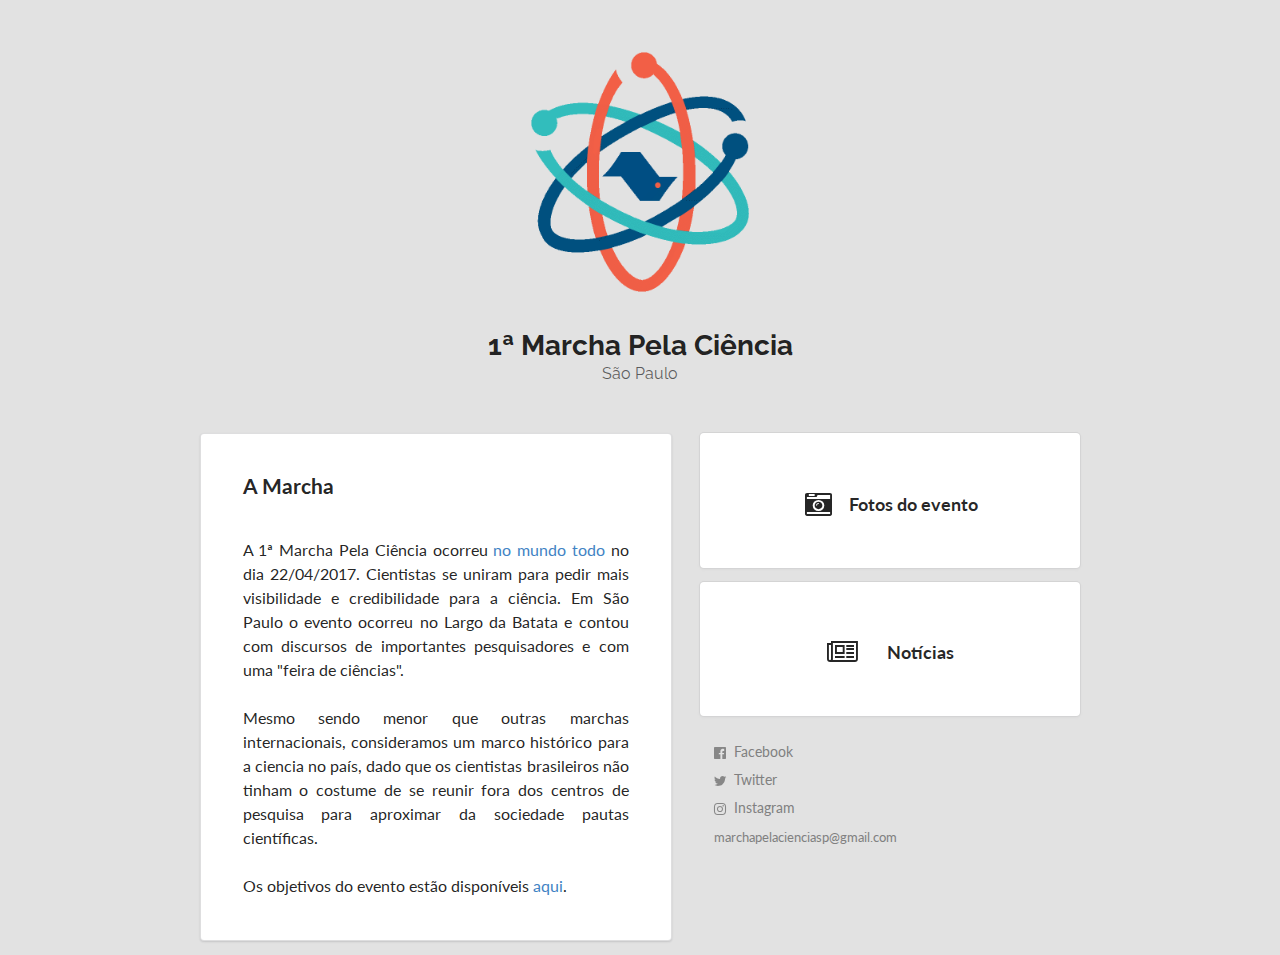
<file: index.html>
<html lang="pt-BR">

<head>
  <script>
  (function(i,s,o,g,r,a,m){i['GoogleAnalyticsObject']=r;i[r]=i[r]||function(){
  (i[r].q=i[r].q||[]).push(arguments)},i[r].l=1*new Date();a=s.createElement(o),
  m=s.getElementsByTagName(o)[0];a.async=1;a.src=g;m.parentNode.insertBefore(a,m)
  })(window,document,'script','https://www.google-analytics.com/analytics.js','ga');

  ga('create', 'UA-98674575-1', 'auto');
  ga('send', 'pageview');

</script>
    <title>Marcha Pela Ciência</title>
    <link rel="shortcut icon" href="../img/atomo.ico" />
    <meta name="description" content="Site oficial da Marcha pela Ciência em São Paulo">


    <meta http-equiv="Content-Type" content="text/html; charset=UTF-8">
    <link rel="stylesheet" type="text/css" href="./semantic/semantic.min.css">
    <script async src="./semantic/jquery.min.js"></script>
    <script src="./semantic/semantic.min.js"></script>
    <meta http-equiv="X-UA-Compatible" content="IE=edge,chrome=1">
    <meta name="viewport" content="width=device-width, initial-scale=1.0, maximum-scale=1.0">

    <link href="https://fonts.googleapis.com/css?family=Raleway" rel="stylesheet">


</head>


<body style="background:#e2e2e2">
  <section class="ui center aligned container">
    <br />
    <h1 class="ui icon header" style="font-family: 'Raleway'">
  <img class="ui image" src="./img/atomo sp.png" style="width:40%">
  <div class="content"><br />
    1ª Marcha Pela Ciência
    <div class="sub header">São Paulo</div>
  </div>
  <br>
</h1>
  </section>



    <div class="ui stackable centered grid">
      <div class="eleven wide computer only column" style="max-width:500px">
        <div class="ui very padded segment">
          <div class="ui text container" style="width:100%;text-align:justify">
            <div class="ui header">
              A Marcha
            </div>
            <br />
            A 1ª Marcha Pela Ciência ocorreu <a href="https://satellites.marchforscience.com" data-tooltip="site da marcha internacional" data-inverted="">no mundo todo</a> no dia 22/04/2017. Cientistas se uniram para pedir mais visibilidade e credibilidade para a ciência. Em São Paulo o evento ocorreu no Largo da Batata e contou com discursos de importantes pesquisadores e com uma "feira de ciências".
            <br><br>Mesmo sendo menor que outras marchas internacionais, consideramos um marco histórico para a ciencia no país, dado que os cientistas brasileiros não tinham o costume de se reunir fora dos centros de pesquisa para aproximar da sociedade pautas científicas.
            <br><br>Os objetivos do evento estão disponíveis <a href="./objetivos.html" data-tooltip="objetivos" data-inverted="">aqui</a>.
          </div>
        </div></div>

        <div class="eleven wide tablet and mobile only column" style="max-width:500px"><!--Sem tooltips-->
          <div class="ui  padded segment">
            <div class="ui text container" style="width:100%;text-align:justify">
              <div class="ui header">
                A Marcha
              </div>
              <br />
              A 1ª Marcha Pela Ciência ocorreu <a href="https://satellites.marchforscience.com">no mundo todo</a> no dia 22/04/2017. Cientistas se uniram para pedir mais visibilidade e credibilidade para a ciência. Em São Paulo o evento ocorreu no Largo da Batata e contou com discursos de importantes pesquisadores e com uma "feira de ciências".
              <br><br>Mesmo sendo menor que outras marchas internacionais, consideramos um marco histórico para a ciencia no país, dado que os cientistas brasileiros não tinham o costume de se reunir fora dos centros de pesquisa para aproximar da sociedade pautas científicas.
              <br><br>Os objetivos do evento estão disponíveis <a href="./objetivos.html">aqui</a>.
            </div>
          </div></div>

      <div class="five wide computer only column">
        <a class="ui card" style="width:100%" href="./fotos.html" target="_blank">
          <div class="content">
            <br />
            <div class="ui center aligned header">
              <i class="retro camera icon"></i>
              Fotos do evento
            </div>
            <br />
          </div>
        </a>
        <a class="ui card" style="width:100%" href="./noticias.html">
          <div class="content">
            <br />
            <div class="ui center aligned header">
              <i class="newspaper icon"></i>
              &emsp;Notícias
            </div>
            <br />
          </div>
        </a>

        <div class="ui basic segment" style="width:100%">
          <div class="content">
            <div class="ui animated relaxed list">
              <a class="item" style="color:grey" href="https://www.facebook.com/marchapelacienciasp/" target="_blank">
                <i class="facebook icon"></i>
                Facebook
              </a>
              <a class="item" style="color:grey" href="https://twitter.com/marchacienciasp" target="_blank">
                <i class="twitter icon"></i>
                Twitter
              </a>
              <a class="item" style="color:grey" href="https://www.instagram.com/marchapelacienciasp/" target="_blank">
                <i class="instagram icon"></i>
                Instagram
              </a>
            </div>
            <div class="ui list">
              <a class="item" style="color:grey;font-size:0.93em"href="mailto:marchapelacienciasp@gmail.com">
                marchapelacienciasp@gmail.com
              </a>
            </div>
            <br />
          </div>
        </div>
      </div>
    </div>
    <section class="ui container">
      <div class="ui stackacle centered grid" style="font-family:'Raleway'">
        <div class="tablet and mobile only column"style="max-width:500px">
          <div class="ui basic segment">

            <div class="ui three icon big basic buttons" style="border:none">
              <a class="ui button" href="./fotos.html" target="_blank">
                <i class="retro camera icon"></i><p>
                  Fotos
                </p>
              </a>
              <a class="ui button" href="./noticias.html">
                <i class="newspaper icon"></i><p>
                  Notícias
                </p>
              </a>

              <a class="ui formu button">
                <i class="left arrow icon"></i><p>
                  VOLTAR
                </p>
              </a>
            </div>
          </div><p style="text-align:center">
            <br />marchapelacienciasp@gmail.com
          </p>
        </div>
      </div>
  </section>


  <script>
    $('.formu').hide()
    $('.registrar').click(function(){
      $('.eleven.wide').hide();
      $('.registrar').hide()
      $('.formu').show()
    })

    $('.formu.button').click(function(){
      $('.eleven.wide').show();
      $('.formu').hide()
      $('.registrar').show()
    })

    $('.formu.card').click(function(){
      $('.eleven.wide').show();
      $('.formu').hide()
      $('.registrar').show()
    })
  </script>

</body>

</html>
</file>
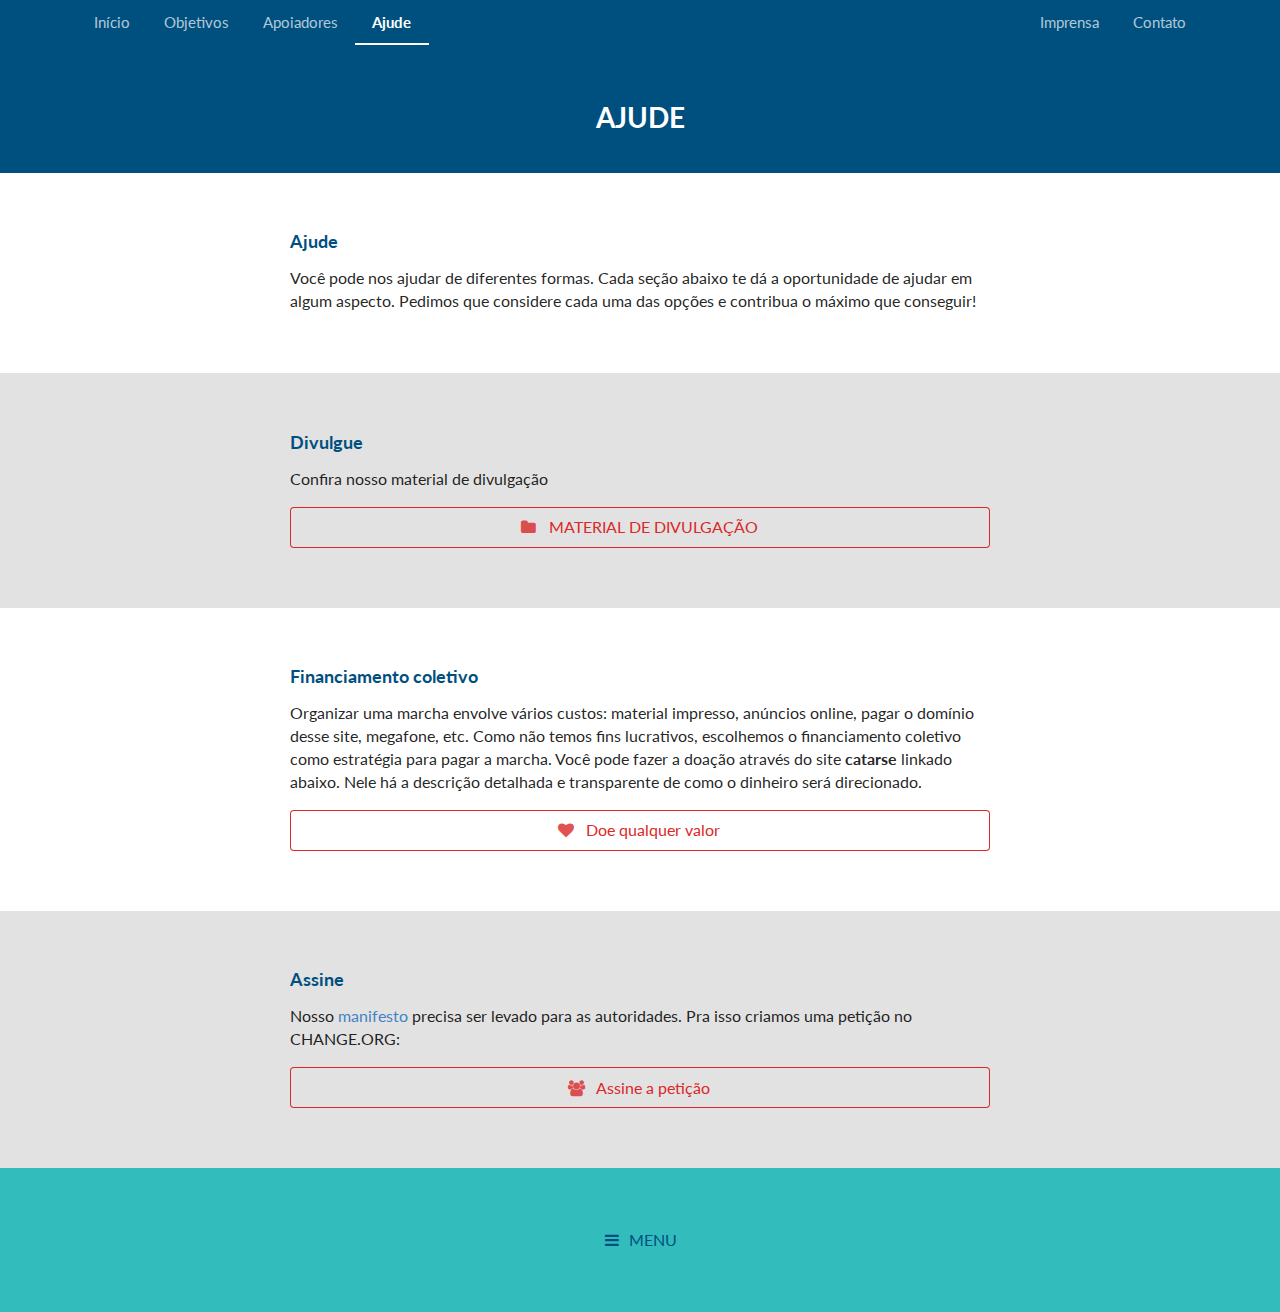
<file: ajude.html>
<html lang="pt-BR">

<head>
    <title>Ajude</title>
    <link rel="shortcut icon" href="../img/atomo.ico" />
    <meta name="description" content="Site oficial da Marcha pela Ciência em São Paulo">


    <meta http-equiv="Content-Type" content="text/html; charset=UTF-8">
    <link rel="stylesheet" type="text/css" href="./semantic/semantic.css">
    <script src="./semantic/jquery.min.js"></script>
    <script src="./semantic/semantic.min.js"></script>
    <meta http-equiv="X-UA-Compatible" content="IE=edge,chrome=1">
    <meta name="viewport" content="width=device-width, initial-scale=1.0, maximum-scale=1.0">

    <link href="https://fonts.googleapis.com/css?family=Raleway" rel="stylesheet">

    <style type="text/css">

    .hidden.menu {
      display: none;
    }

    .masthead.segment {
      min-height: 10px;
      padding: 1em 0em;
    }
    .masthead .logo.item img {
      margin-right: 1em;
    }
    .masthead .ui.menu .ui.button {
      margin-left: 0.5em;
    }
    .masthead h1.ui.header {
      margin-top: 1em;
      margin-bottom: 1em;
      font-size: 4em;
      font-weight: normal;
    }
    .masthead h2 {
      font-size: 1.7em;
      font-weight: normal;
    }

    .ui.vertical.stripe {
      padding: 8em 0em;
    }
    .ui.vertical.stripe h3 {
      font-size: 2em;
    }
    .ui.vertical.stripe .button + h3,
    .ui.vertical.stripe p + h3 {
      margin-top: 3em;
    }
    .ui.vertical.stripe .floated.image {
      clear: both;
    }
    .ui.vertical.stripe p {
      font-size: 1.33em;
    }
    .ui.vertical.stripe .horizontal.divider {
      margin: 3em 0em;
    }

    .quote.stripe.segment {
      padding: 0em;
    }
    .quote.stripe.segment .grid .column {
      padding-top: 5em;
      padding-bottom: 5em;
    }

    .footer.segment {
      padding: 5em 0em;
    }

    .secondary.pointing.menu .toc.item {
      display: none;
    }

    @media only screen and (max-width: 700px) {
      .ui.fixed.menu {
        display: none !important;
      }
      .secondary.pointing.menu .item,
      .secondary.pointing.menu .menu {
        display: none;
      }
      .secondary.pointing.menu .toc.item {
        display: block;
      }
      .masthead.segment {
        min-height: 350px;
      }
      .masthead h1.ui.header {
        font-size: 2em;
        margin-top: 1.5em;
      }
      .masthead h2 {
        margin-top: 0.5em;
        font-size: 1.5em;
      }
    }


  </style>

  <script src="semantic/jquery.min.js"></script>
  <script src="semantic/components/visibility.js"></script>
  <script src="semantic/components/sidebar.js"></script>
  <script src="semantic/components/transition.js"></script>

  <script>
 $(document)
   .ready(function() {

     // fix menu when passed
     $('.masthead')
       .visibility({
         once: false,
         onBottomPassed: function() {
           $('.fixed.menu').transition('fade in');
         },
         onBottomPassedReverse: function() {
           $('.fixed.menu').transition('fade out');
         }
       })
     ;

     // create sidebar and attach to menu open
     $('.ui.sidebar')
       .sidebar('attach events', '.toc.item')
     ;

   })
 ;
 </script>

</head>


<body>

<!-- Sidebar Menu -->
<div class="ui vertical inverted sidebar menu" style="background:#00507f">
  <a class="item" href="./index">Início</a>
  <a class="item" href="./objetivos">Objetivos</a>
  <a class="item" href="http://marchapelacienciasp.com/#participe">Participe</a>
  <a class="item" href="./apoiadores">Apoiadores</a>
  <a class="active item">Ajude</a>
  <a class="item" href="./press release.pdf" target="_blank">Imprensa <i class="external icon"></i></a>
  <a class="item" href="./contato">Contato</a>
</div>


<!-- Page Contents -->
<section style="background:#00507f;">

    <div class="ui container">
      <div class="ui large secondary inverted pointing menu"style="border:none">
        <a class="toc item">
          <i class="sidebar icon"></i>
        </a>
        <a class="item" href="./index">Início</a>
        <a class="item" href="./objetivos">Objetivos</a>
        <a class="item" href="./apoiadores">Apoiadores</a>
        <a class="active item">Ajude</a>
        <div class="right menu">
        <a class="item" href="./press release.pdf" target="_blank">Imprensa</a></div>
        <a class="item" href="./contato">Contato</a>

      </div>
    </div>
<br><br><br>
    <div class="ui text container" style="text-align:center">
      <h1 class="ui inverted header">
        AJUDE
      </h1>
      <br>
    </div>
  </section>


  <section >
    <br><br><br>
      <div class="ui text container">
          <h3 class="ui header" style="color:#00507f">Ajude</h3>
        <p>Você pode nos ajudar de diferentes formas. Cada seção abaixo te dá a oportunidade de ajudar em algum aspecto. Pedimos que considere cada uma das opções e contribua o máximo que conseguir!</p>
      </div>
  <br><br><br>
  </section>

  <section style="background:#e2e2e2">
    <br><br><br>
      <div class="ui text container">
          <h3 class="ui header" style="color:#00507f">Divulgue</h3>
        <p>Confira nosso material de divulgação</p>
        <a class="ui large fluid basic red button" href="./material">
          <i class="folder icon"></i>
          MATERIAL DE DIVULGAÇÃO
        </a>
      </div>
  <br><br><br>
  </section>

  <section >
    <br><br><br>
      <div class="ui text container">
          <h3 class="ui header" style="color:#00507f">Financiamento coletivo</h3>
        <p>Organizar uma marcha envolve vários custos: material impresso, anúncios online, pagar o domínio desse site, megafone, etc. Como não temos fins lucrativos, escolhemos o financiamento coletivo como estratégia para pagar a marcha. Você pode fazer a doação através do site <b>catarse</b> linkado abaixo. Nele há a descrição detalhada e transparente de como o dinheiro será direcionado.</p>
        <a class="ui large fluid basic red button" href="https://www.catarse.me/mpcsp2?ref=project_link" target="_blank">
          <i class="heart icon"></i>
          Doe qualquer valor
        </a>
      </div>
  <br><br><br>
  </section>

  <section  style="background:#e2e2e2">
    <br><br><br>
      <div class="ui text container">
          <h3 class="ui header" style="color:#00507f">Assine</h3>
        <p>Nosso <a href="./em_breve">manifesto</a> precisa ser levado para as autoridades. Pra isso criamos uma petição no CHANGE.ORG:</p>
        <a class="ui large fluid basic red button" href="https://www.change.org/p/minist%C3%A9rio-da-ci%C3%AAncia-tecnologia-inova%C3%A7%C3%A3o-e-comunica%C3%A7%C3%B5es-manifesto-pela-ci%C3%AAncia?recruiter=691180598&utm_source=share_petition&utm_medium=copylink" target="_blank">
          <i class="users icon"></i>
          Assine a petição
        </a>
      </div>
  <br><br><br>
  </section>


<section style="background:#32bdbc">
  <br><br><br>
  <div class="ui center aligned text container">
      <a class="toc item" style="color:#00507f">
        <i class="sidebar icon"></i>
        MENU
      </a>

  </div>

  <br><br><br>
</section>
</body>

</html>
</file>
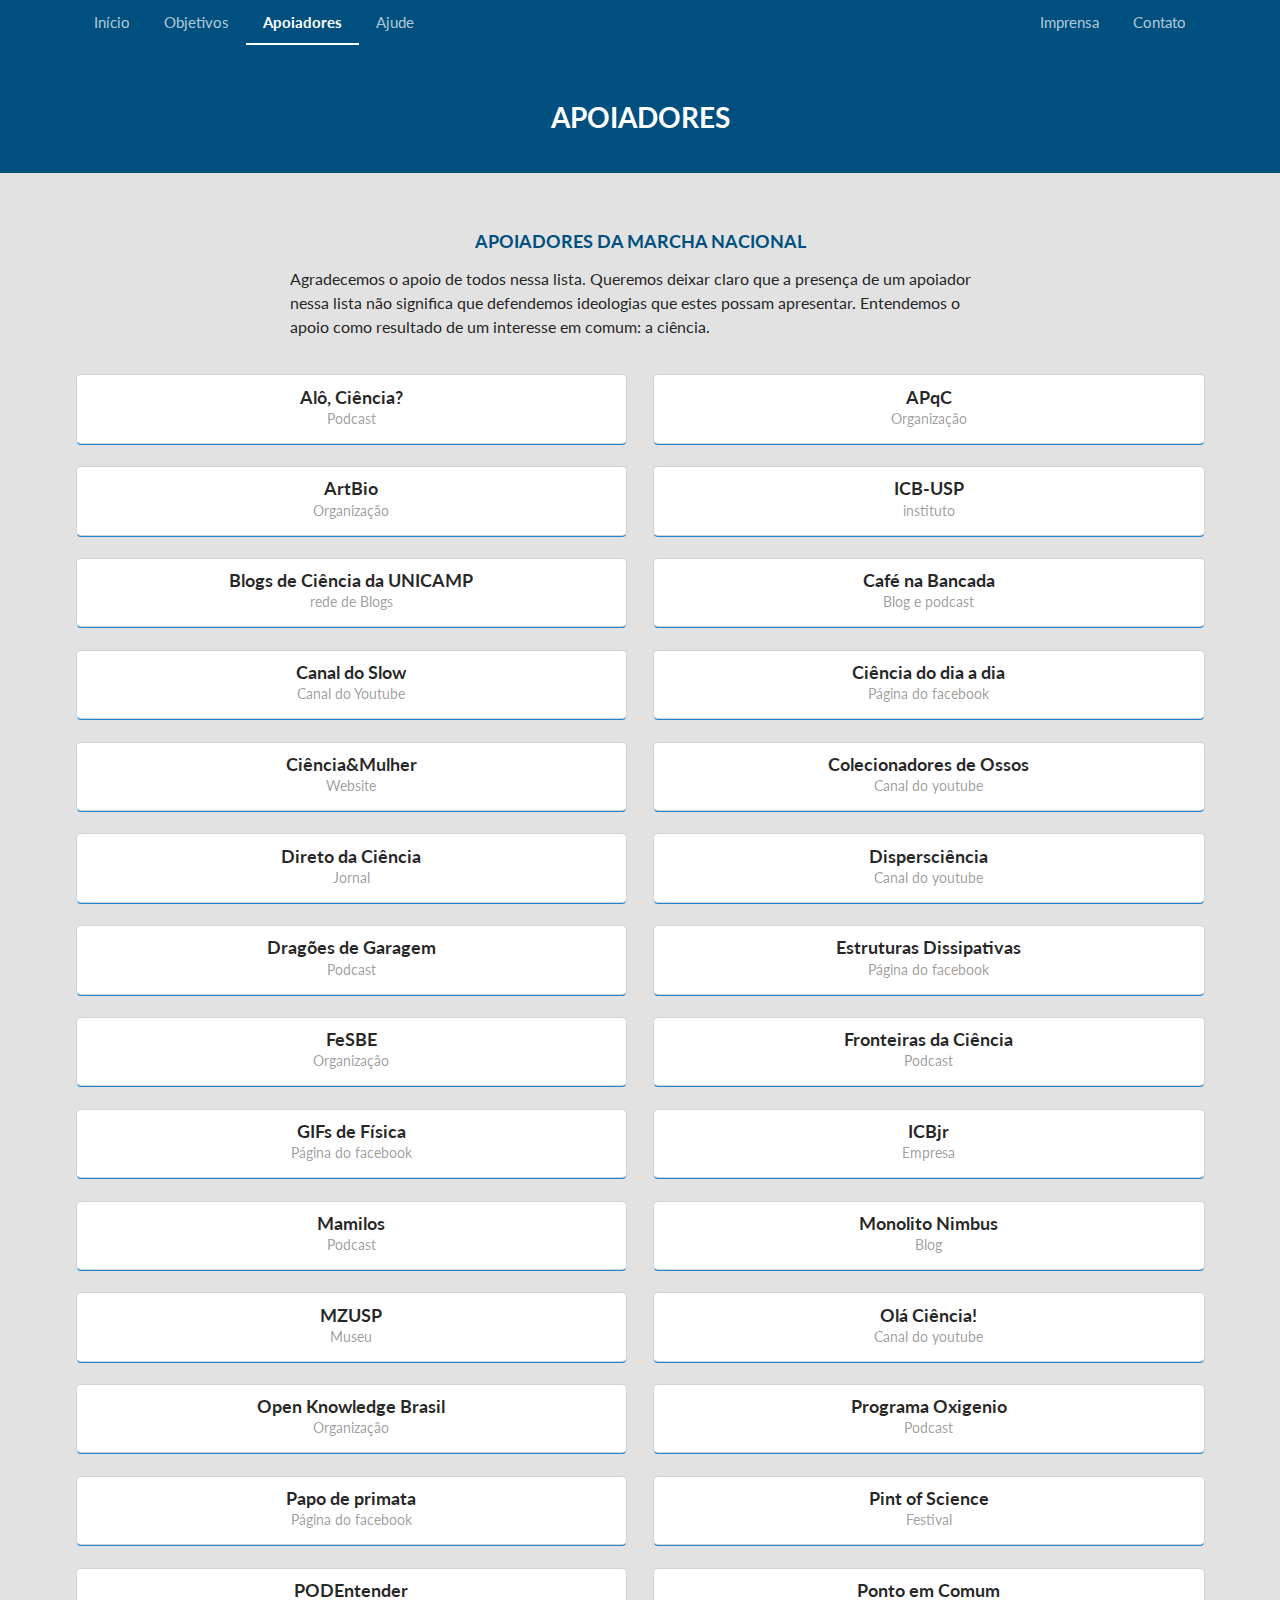
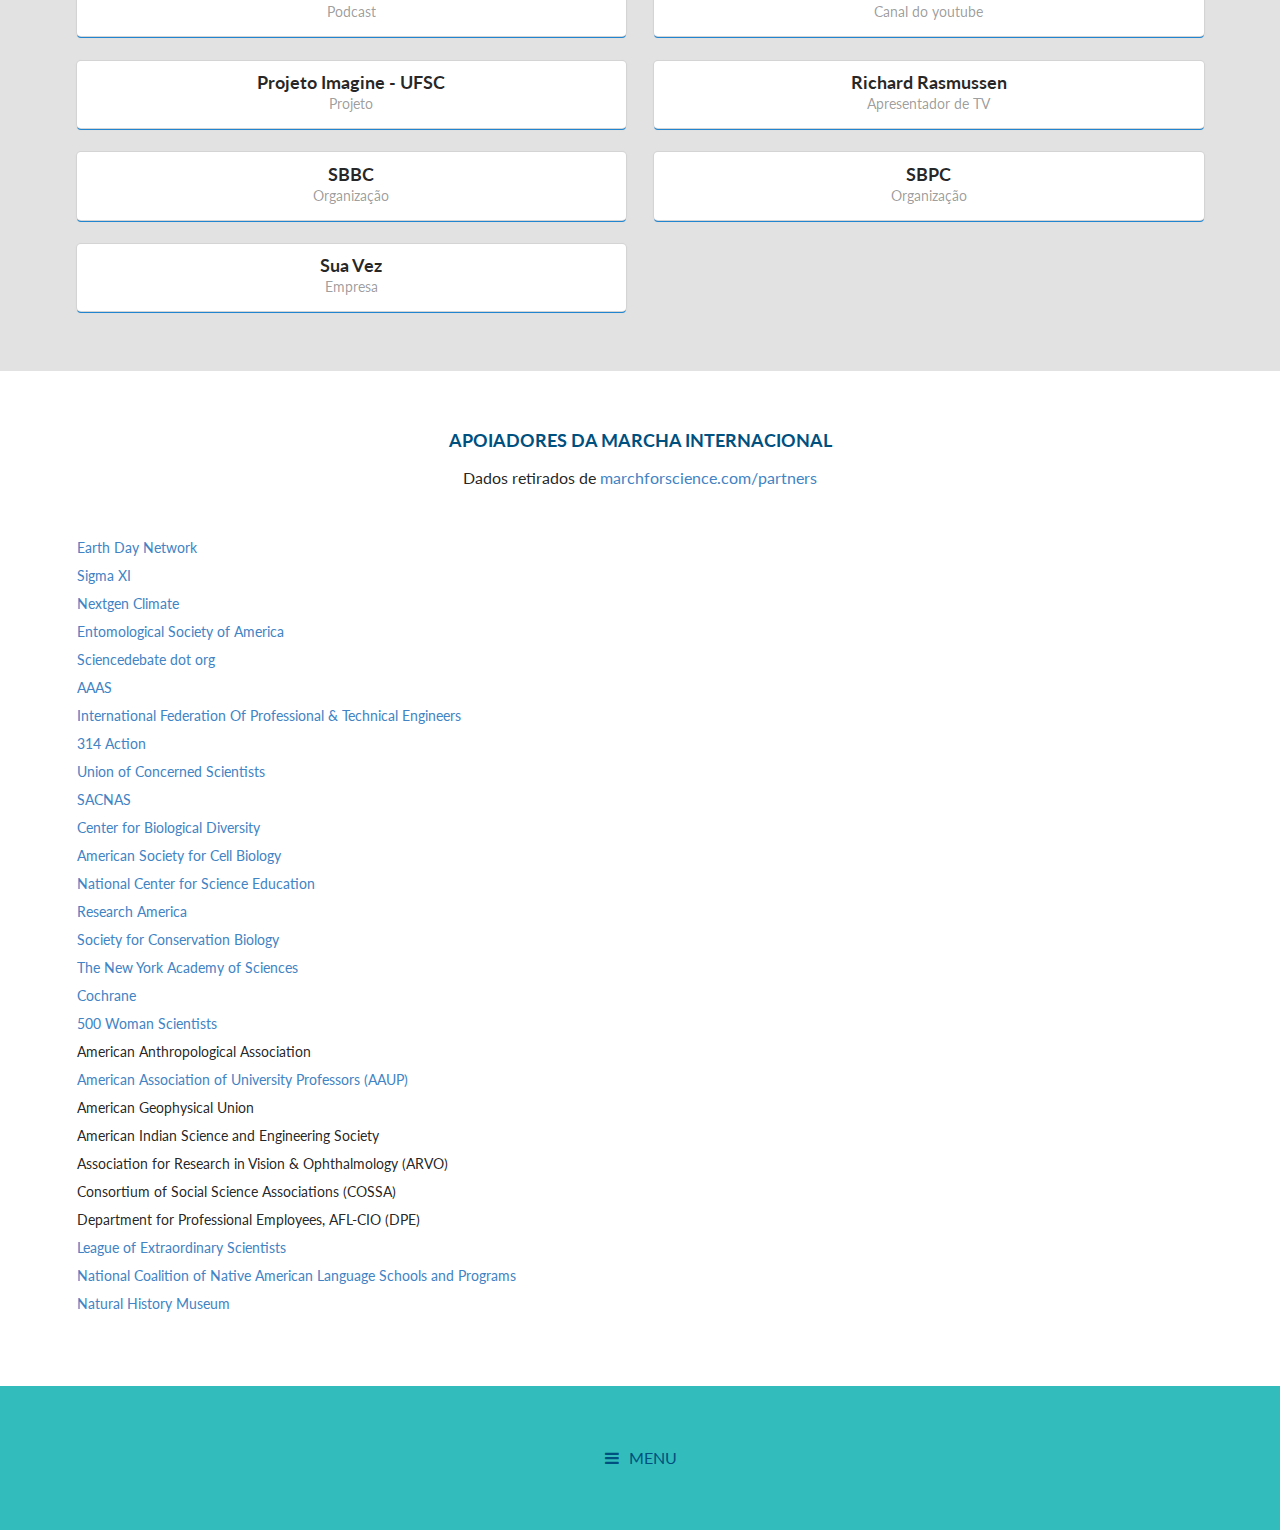
<file: apoiadores.html>
<html lang="pt-BR">

<head>
    <title>Apoiadores</title>
    <link rel="shortcut icon" href="../img/atomo.ico" />
    <meta name="description" content="Site oficial da Marcha pela Ciência em São Paulo">


    <meta http-equiv="Content-Type" content="text/html; charset=UTF-8">
    <link rel="stylesheet" type="text/css" href="./semantic/semantic.css">
    <script src="./semantic/jquery.min.js"></script>
    <script src="./semantic/semantic.min.js"></script>
    <meta http-equiv="X-UA-Compatible" content="IE=edge,chrome=1">
    <meta name="viewport" content="width=device-width, initial-scale=1.0, maximum-scale=1.0">

    <link href="https://fonts.googleapis.com/css?family=Raleway" rel="stylesheet">

    <style type="text/css">

    .hidden.menu {
      display: none;
    }

    .masthead.segment {
      min-height: 10px;
      padding: 1em 0em;
    }
    .masthead .logo.item img {
      margin-right: 1em;
    }
    .masthead .ui.menu .ui.button {
      margin-left: 0.5em;
    }
    .masthead h1.ui.header {
      margin-top: 1em;
      margin-bottom: 1em;
      font-size: 4em;
      font-weight: normal;
    }
    .masthead h2 {
      font-size: 1.7em;
      font-weight: normal;
    }

    .ui.vertical.stripe {
      padding: 8em 0em;
    }
    .ui.vertical.stripe h3 {
      font-size: 2em;
    }
    .ui.vertical.stripe .button + h3,
    .ui.vertical.stripe p + h3 {
      margin-top: 3em;
    }
    .ui.vertical.stripe .floated.image {
      clear: both;
    }
    .ui.vertical.stripe p {
      font-size: 1.33em;
    }
    .ui.vertical.stripe .horizontal.divider {
      margin: 3em 0em;
    }

    .quote.stripe.segment {
      padding: 0em;
    }
    .quote.stripe.segment .grid .column {
      padding-top: 5em;
      padding-bottom: 5em;
    }

    .footer.segment {
      padding: 5em 0em;
    }

    .secondary.pointing.menu .toc.item {
      display: none;
    }

    @media only screen and (max-width: 700px) {
      .ui.fixed.menu {
        display: none !important;
      }
      .secondary.pointing.menu .item,
      .secondary.pointing.menu .menu {
        display: none;
      }
      .secondary.pointing.menu .toc.item {
        display: block;
      }
      .masthead.segment {
        min-height: 350px;
      }
      .masthead h1.ui.header {
        font-size: 2em;
        margin-top: 1.5em;
      }
      .masthead h2 {
        margin-top: 0.5em;
        font-size: 1.5em;
      }
    }


  </style>

  <script src="semantic/jquery.min.js"></script>
  <script src="semantic/components/visibility.js"></script>
  <script src="semantic/components/sidebar.js"></script>
  <script src="semantic/components/transition.js"></script>

  <script>
 $(document)
   .ready(function() {

     // fix menu when passed
     $('.masthead')
       .visibility({
         once: false,
         onBottomPassed: function() {
           $('.fixed.menu').transition('fade in');
         },
         onBottomPassedReverse: function() {
           $('.fixed.menu').transition('fade out');
         }
       })
     ;

     // create sidebar and attach to menu open
     $('.ui.sidebar')
       .sidebar('attach events', '.toc.item')
     ;

   })
 ;
 </script>

</head>


<body>

<!-- Sidebar Menu -->
<div class="ui vertical inverted sidebar menu" style="background:#00507f">
  <a class="item" href="./index">Início</a>
  <a class="item" href="./objetivos">Objetivos</a>
  <a class="item" href="http://marchapelacienciasp.com/#participe">Participe</a>
  <a class="active item">Apoiadores</a>
  <a class="item" href="./ajude">Ajude</a>
  <a class="item" href="./press release.pdf" target="_blank">Imprensa <i class="external icon"></i></a>
  <a class="item" href="./contato">Contato</a>
</div>


<!-- Page Contents -->
<section style="background:#00507f;">

    <div class="ui container">
      <div class="ui large secondary inverted pointing menu"style="border:none">
        <a class="toc item">
          <i class="sidebar icon"></i>
        </a>
        <a class="item" href="./index">Início</a>
        <a class="item" href="./objetivos">Objetivos</a>
        <a class="active item">Apoiadores</a>
        <a class="item" href="./ajude">Ajude</a>
        <div class="right menu">
        <a class="item" href="./press release.pdf" target="_blank">Imprensa</a></div>
        <a class="item" href="./contato">Contato</a>
      </div>
    </div>
<br><br><br>
    <div class="ui text container" style="text-align:center">
      <h1 class="ui inverted header">
        APOIADORES
      </h1>
      <br>
    </div>
  </section>



<section style="background:#e2e2e2">
  <br><br><br>
    <div class="ui container">
      <h3 class="ui center aligned header" style="color:#00507f">APOIADORES DA MARCHA NACIONAL</h3>
      <p class="ui text container">Agradecemos o apoio de todos nessa lista. Queremos deixar claro que a presença de um apoiador nessa lista não significa que defendemos ideologias que estes possam apresentar. Entendemos o apoio como resultado de um interesse em comum: a ciência.</p><br>
      <div class="ui two blue doubling cards">

        <a class="blue card" target="_blank" href="http://alociencia.com.br/">
          <div class="content">
            <div class="center aligned header">
              Alô, Ciência?
            </div>
            <div class="center aligned meta">
              Podcast
            </div>
          </div>
        </a>

        <a class="blue card" target="_blank" href="http://www.apqc.org.br/">
          <div class="content">
            <div class="center aligned header">
              APqC
            </div>
            <div class="center aligned meta">
              Organização
            </div>
          </div>
        </a>

        <a class="blue card" target="_blank" href="http://www.artbiobrasil.org/">
          <div class="content">
            <div class="center aligned header">
              ArtBio
            </div>
            <div class="center aligned meta">
              Organização
            </div>
          </div>
        </a>

        <a class="blue card" target="_blank" href="http://biocel.icb.usp.br/">
          <div class="content">
            <div class="center aligned header">
              ICB-USP
            </div>
            <div class="center aligned meta">
              instituto
            </div>
          </div>
        </a>

        <a class="blue card" target="_blank" href="http://www.blogs.ea2.unicamp.br/pt_BR/">
          <div class="content">
            <div class="center aligned header">
              Blogs de Ciência da UNICAMP
            </div>
            <div class="center aligned meta">
              rede de Blogs
            </div>
          </div>
        </a>

        <a class="blue card" target="_blank" href="http://cafe-na-bancada.com.br">
          <div class="content">
            <div class="center aligned header">
              Café na Bancada
            </div>
            <div class="center aligned meta">
              Blog e podcast
            </div>
          </div>
        </a>

        <a class="blue card" target="_blank" href="https://www.youtube.com/user/estevaoslow">
          <div class="content">
            <div class="center aligned header">
              Canal do Slow
            </div>
            <div class="center aligned meta">
              Canal do Youtube
            </div>
          </div>
        </a>

        <a class="blue card" target="_blank" href="https://www.facebook.com/cienciadodiaadia/">
          <div class="content">
            <div class="center aligned header">
              Ciência do dia a dia
            </div>
            <div class="center aligned meta">
              Página do facebook
            </div>
          </div>
        </a>

        <a class="blue card" target="_blank" href="http://www.cienciaemulher.org.br/">
          <div class="content">
            <div class="center aligned header">
              Ciência&Mulher
            </div>
            <div class="center aligned meta">
              Website
            </div>
          </div>
        </a>

        <a class="blue card" target="_blank" href="https://www.youtube.com/user/ColecionadoresOssos">
          <div class="content">
            <div class="center aligned header">
              Colecionadores de Ossos
            </div>
            <div class="center aligned meta">
              Canal do youtube
            </div>
          </div>
        </a>

        <a class="blue card" target="_blank" href="http://www.diretodaciencia.com">
          <div class="content">
            <div class="center aligned header">
              Direto da Ciência
            </div>
            <div class="center aligned meta">
              Jornal
            </div>
          </div>
        </a>

        <a class="blue card" target="_blank" href="https://www.youtube.com/channel/UCUgarxqakK33XeFA4nHG2HA">
          <div class="content">
            <div class="center aligned header">
              Dispersciência
            </div>
            <div class="center aligned meta">
              Canal do youtube
            </div>
          </div>
        </a>

        <a class="blue card" target="_blank" href="http://dragoesdegaragem.com/">
          <div class="content">
            <div class="center aligned header">
              Dragões de Garagem
            </div>
            <div class="center aligned meta">
              Podcast
            </div>
          </div>
        </a>

        <a class="blue card" target="_blank" href="https://www.facebook.com/Prigogine/?fref=nf">
          <div class="content">
            <div class="center aligned header">
              Estruturas Dissipativas
            </div>
            <div class="center aligned meta">
              Página do facebook
            </div>
          </div>
        </a>

        <a class="blue card" target="_blank" href="http://www2.fesbe.org.br/">
          <div class="content">
            <div class="center aligned header">
              FeSBE
            </div>
            <div class="center aligned meta">
              Organização
            </div>
          </div>
        </a>

        <a class="blue card" target="_blank" href="http://www.ufrgs.br/frontdaciencia/">
          <div class="content">
            <div class="center aligned header">
              Fronteiras da Ciência
            </div>
            <div class="center aligned meta">
              Podcast
            </div>
          </div>
        </a>

        <a class="blue card" target="_blank" href="https://www.facebook.com/gifsdefisica/">
          <div class="content">
            <div class="center aligned header">
              GIFs de Física
            </div>
            <div class="center aligned meta">
              Página do facebook
            </div>
          </div>
        </a>

        <a class="blue card" target="_blank" href="https://www.facebook.com/pg/ICBjr/about/?ref=page_internal">
          <div class="content">
            <div class="center aligned header">
              ICBjr
            </div>
            <div class="center aligned meta">
              Empresa
            </div>
          </div>
        </a>

        <a class="blue card" target="_blank" href="http://www.b9.com.br/podcasts/mamilos/">
          <div class="content">
            <div class="center aligned header">
              Mamilos
            </div>
            <div class="center aligned meta">
              Podcast
            </div>
          </div>
        </a>

        <a class="blue card" target="_blank" href="http://www.monolitonimbus.com.br">
          <div class="content">
            <div class="center aligned header">
              Monolito Nimbus
            </div>
            <div class="center aligned meta">
              Blog
            </div>
          </div>
        </a>

        <a class="blue card" target="_blank" href="http://www.mz.usp.br/">
          <div class="content">
            <div class="center aligned header">
              MZUSP
            </div>
            <div class="center aligned meta">
              Museu
            </div>
          </div>
        </a>

        <a class="blue card" target="_blank" href="https://www.youtube.com/olacienciaBR">
          <div class="content">
            <div class="center aligned header">
              Olá Ciência!
            </div>
            <div class="center aligned meta">
              Canal do youtube
            </div>
          </div>
        </a>

        <a class="blue card" target="_blank" href="https://br.okfn.org/">
          <div class="content">
            <div class="center aligned header">
              Open Knowledge Brasil
            </div>
            <div class="center aligned meta">
              Organização
            </div>
          </div>
        </a>

        <a class="blue card" target="_blank" href="http://oxigenio.comciencia.br">
          <div class="content">
            <div class="center aligned header">
              Programa Oxigenio
            </div>
            <div class="center aligned meta">
              Podcast
            </div>
          </div>
        </a>

        <a class="blue card" target="_blank" href="https://www.facebook.com/PapoDePrimata/?ref=br_rs">
          <div class="content">
            <div class="center aligned header">
              Papo de primata
            </div>
            <div class="center aligned meta">
              Página do facebook
            </div>
          </div>
        </a>

        <a class="blue card" target="_blank"
        href="http://www.pintofscience.com.br/">
          <div class="content">
            <div class="center aligned header">
              Pint of Science
            </div>
            <div class="center aligned meta">
              Festival
            </div>
          </div>
        </a>

        <a class="blue card" target="_blank" href="http://podentender.com/">
          <div class="content">
            <div class="center aligned header">
              PODEntender
            </div>
            <div class="center aligned meta">
              Podcast
            </div>
          </div>
        </a>

        <a class="blue card" target="_blank" href="https://www.youtube.com/channel/UCGo3vjM2Ll3XujL-zYT5SMg">
          <div class="content">
            <div class="center aligned header">
              Ponto em Comum
            </div>
            <div class="center aligned meta">
              Canal do youtube
            </div>
          </div>
        </a>

        <a class="blue card" target="_blank" href="http://projetoimagine.ufsc.br">
          <div class="content">
            <div class="center aligned header">
              Projeto Imagine - UFSC
            </div>
            <div class="center aligned meta">
              Projeto
            </div>
          </div>
        </a>

        <a class="blue card" target="_blank" href="http://www.richardrasmussen.info/">
          <div class="content">
            <div class="center aligned header">
              Richard Rasmussen
            </div>
            <div class="center aligned meta">
              Apresentador de TV
            </div>
          </div>
        </a>

        <a class="blue card" target="_blank" href="http://www.sbbc.org.br/">
          <div class="content">
            <div class="center aligned header">
              SBBC
            </div>
            <div class="center aligned meta">
              Organização
            </div>
          </div>
        </a>

        <a class="blue card" target="_blank" href="http://www.sbpcnet.org.br/site/">
          <div class="content">
            <div class="center aligned header">
              SBPC
            </div>
            <div class="center aligned meta">
              Organização
            </div>
          </div>
        </a>

        <a class="blue card" target="_blank" href="http://suavez.org/">
          <div class="content">
            <div class="center aligned header">
              Sua Vez
            </div>
            <div class="center aligned meta">
              Empresa
            </div>
          </div>
        </a>


      </div>

<br><br><br>
</section>


<section>
  <br><br><br>
    <div class="ui container">
      <h3 class="ui center aligned header" style="color:#00507f">APOIADORES DA MARCHA INTERNACIONAL</h3>
      <p class="ui center aligned text container">Dados retirados de <a href="https://www.marchforscience.com/partners" target="_blank">marchforscience.com/partners</a></p><br>

    <div class="ui animated relaxed list">
      <div class="item">
      <a href='http://www.earthday.org/'>Earth Day Network</a></div>
      <div class="item">
      <a href='https://www.sigmaxi.org/'>Sigma XI</a></div>
      <div class="item">
      <a href='https://nextgenamerica.org/'>Nextgen Climate</a></div>
      <div class="item">
      <a href='http://www.entsoc.org/'>Entomological Society of America</a></div>
      <div class="item">
      <a href='https://www.sciencedebate.org/'>Sciencedebate dot org</a></div>
      <div class="item">
      <a href='http://www.aaas.org/'>AAAS</a></div>
      <div class="item">
      <a href='http://www.ifpte.org/'>International Federation Of Professional &amp; Technical Engineers</a></div>
      <div class="item">
      <a href='http://www.314action.org/'>314 Action</a></div>
      <div class="item">
      <a href='http://www.ucsusa.org/'>Union of Concerned Scientists</a></div>
      <div class="item">
      <a href='https://sacnas.org/'>SACNAS</a></div>
      <div class="item">
      <a href='http://www.biologicaldiversity.org/'>Center for Biological Diversity</a></div>
      <div class="item">
      <a href='http://marchforscience.ascb.org/'>American Society for Cell Biology</a></div>
      <div class="item">
      <a href='https://ncse.com/'>National Center for Science Education</a></div>
      <div class="item">
      <a href='http://www.researchamerica.org/'>Research America</a></div>
      <div class="item">
      <a href='http://conbio.org/groups/sections/north-america'>Society for Conservation Biology</a></div>
      <div class="item">
      <a href='http://www.nyas.org/'>The New York Academy of Sciences</a></div>
      <div class="item">
      <a href='http://www.cochrane.org/'>Cochrane</a></div>
      <div class="item">
      <a href='https://500womenscientists.org/'>500 Woman Scientists</a></div>
      <div class="item">
      American Anthropological Association</div>
      <div class="item">
      <a href='https://www.aaup.org/'>American Association of University Professors (AAUP)</a></div>
      <div class="item">
      American Geophysical Union</div>
      <div class="item">
      American Indian Science and Engineering Society</div>
      <div class="item">
      Association for Research in Vision &amp; Ophthalmology (ARVO)</div>
      <div class="item">
      Consortium of Social Science Associations (COSSA)</div>
      <div class="item">
      Department for Professional Employees, AFL-CIO (DPE)</div>
      <div class="item">
      <a href='http://science-ing.org/'>League of Extraordinary Scientists</a></div>
      <div class="item">
      <a href='http://www.ncnalsp.org/'>National Coalition of Native American Language Schools and Programs</a></div>
      <div class="item">
      <a href='http://thenaturalhistorymuseum.org/'>Natural History Museum</a></div>
    </div>

<br><br><br>
</section>







<section style="background:#32bdbc">
  <br><br><br>
  <div class="ui center aligned text container">
      <a class="toc item" style="color:#00507f">
        <i class="sidebar icon"></i>
        MENU
      </a>

  </div>
  <br><br><br>
</section>
</body>

</html>
</file>
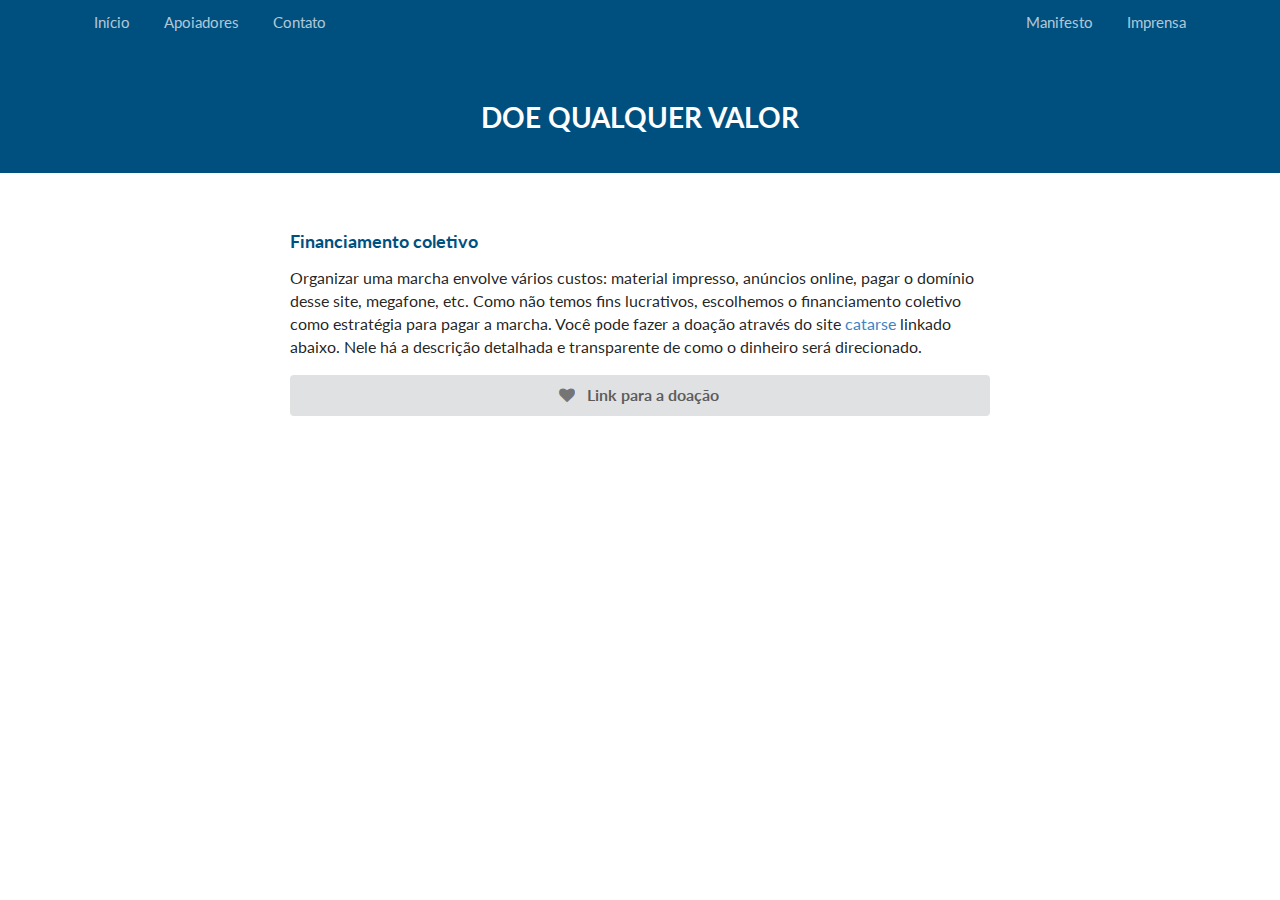
<file: apoie.html>
<html lang="pt-BR">

<head>
    <title>Apoie</title>
    <link rel="shortcut icon" href="../img/atomo.ico" />
    <meta name="description" content="Site oficial da Marcha pela Ciência em São Paulo">


    <meta http-equiv="Content-Type" content="text/html; charset=UTF-8">
    <link rel="stylesheet" type="text/css" href="./semantic/semantic.css">
    <script src="./semantic/jquery.min.js"></script>
    <script src="./semantic/semantic.min.js"></script>
    <meta http-equiv="X-UA-Compatible" content="IE=edge,chrome=1">
    <meta name="viewport" content="width=device-width, initial-scale=1.0, maximum-scale=1.0">

    <link href="https://fonts.googleapis.com/css?family=Raleway" rel="stylesheet">

    <style type="text/css">

    .hidden.menu {
      display: none;
    }

    .masthead.segment {
      min-height: 10px;
      padding: 1em 0em;
    }
    .masthead .logo.item img {
      margin-right: 1em;
    }
    .masthead .ui.menu .ui.button {
      margin-left: 0.5em;
    }
    .masthead h1.ui.header {
      margin-top: 1em;
      margin-bottom: 1em;
      font-size: 4em;
      font-weight: normal;
    }
    .masthead h2 {
      font-size: 1.7em;
      font-weight: normal;
    }

    .ui.vertical.stripe {
      padding: 8em 0em;
    }
    .ui.vertical.stripe h3 {
      font-size: 2em;
    }
    .ui.vertical.stripe .button + h3,
    .ui.vertical.stripe p + h3 {
      margin-top: 3em;
    }
    .ui.vertical.stripe .floated.image {
      clear: both;
    }
    .ui.vertical.stripe p {
      font-size: 1.33em;
    }
    .ui.vertical.stripe .horizontal.divider {
      margin: 3em 0em;
    }

    .quote.stripe.segment {
      padding: 0em;
    }
    .quote.stripe.segment .grid .column {
      padding-top: 5em;
      padding-bottom: 5em;
    }

    .footer.segment {
      padding: 5em 0em;
    }

    .secondary.pointing.menu .toc.item {
      display: none;
    }

    @media only screen and (max-width: 700px) {
      .ui.fixed.menu {
        display: none !important;
      }
      .secondary.pointing.menu .item,
      .secondary.pointing.menu .menu {
        display: none;
      }
      .secondary.pointing.menu .toc.item {
        display: block;
      }
      .masthead.segment {
        min-height: 350px;
      }
      .masthead h1.ui.header {
        font-size: 2em;
        margin-top: 1.5em;
      }
      .masthead h2 {
        margin-top: 0.5em;
        font-size: 1.5em;
      }
    }


  </style>

  <script src="semantic/jquery.min.js"></script>
  <script src="semantic/components/visibility.js"></script>
  <script src="semantic/components/sidebar.js"></script>
  <script src="semantic/components/transition.js"></script>

  <script>
 $(document)
   .ready(function() {

     // fix menu when passed
     $('.masthead')
       .visibility({
         once: false,
         onBottomPassed: function() {
           $('.fixed.menu').transition('fade in');
         },
         onBottomPassedReverse: function() {
           $('.fixed.menu').transition('fade out');
         }
       })
     ;

     // create sidebar and attach to menu open
     $('.ui.sidebar')
       .sidebar('attach events', '.toc.item')
     ;

   })
 ;
 </script>

</head>


<body>

<!-- Sidebar Menu -->
<div class="ui vertical inverted sidebar menu" style="background:#00507f">
  <a class="item" href="./index">Início</a>
  <a class="item" href="http://marchapelacienciasp.com/#participe">Participe</a>
  <a class="item" href="./apoiadores">Apoiadores</a>
  <a class="item" href="./contato">Contato</a>
  <a class="item" href="./em_breve" target="_blank">Manifesto <i class="external icon"></i></a>
  <a class="item" href="./press release.pdf" target="_blank">Imprensa <i class="external icon"></i></a>
</div>


<!-- Page Contents -->
<section style="background:#00507f;">

    <div class="ui container">
      <div class="ui large secondary inverted pointing menu"style="border:none">
        <a class="toc item">
          <i class="sidebar icon"></i>
        </a>
        <a class="item" href="./index">Início</a>
        <a class="item" href="./apoiadores">Apoiadores</a>
        <a class="item" href="./contato">Contato</a>
        <div class="right menu">
        <a class="item" href="./em_breve" target="_blank">Manifesto</a>
        <a class="item" href="./press release.pdf" target="_blank">Imprensa</a></div>

      </div>
    </div>
<br><br><br>
    <div class="ui text container" style="text-align:center">
      <h1 class="ui inverted header">
        DOE QUALQUER VALOR
      </h1>
      <br>
    </div>
  </section>

  <section >
    <br><br><br>
      <div class="ui text container">
          <h3 class="ui header" style="color:#00507f">Financiamento coletivo</h3>
        <p>Organizar uma marcha envolve vários custos: material impresso, anúncios online, pagar o domínio desse site, megafone, etc. Como não temos fins lucrativos, escolhemos o financiamento coletivo como estratégia para pagar a marcha. Você pode fazer a doação através do site <a>catarse</a> linkado abaixo. Nele há a descrição detalhada e transparente de como o dinheiro será direcionado.</p>
        <a class="ui large fluid button" href="https://www.catarse.me/marcha_pela_ciencia_sao_paulo" target="_blank">
          <i class="heart icon"></i>
          Link para a doação
        </a>
      </div>
  <br><br><br>
  </section>






  </div>
  <br><br><br>

</section>
</body>

</html>
</file>
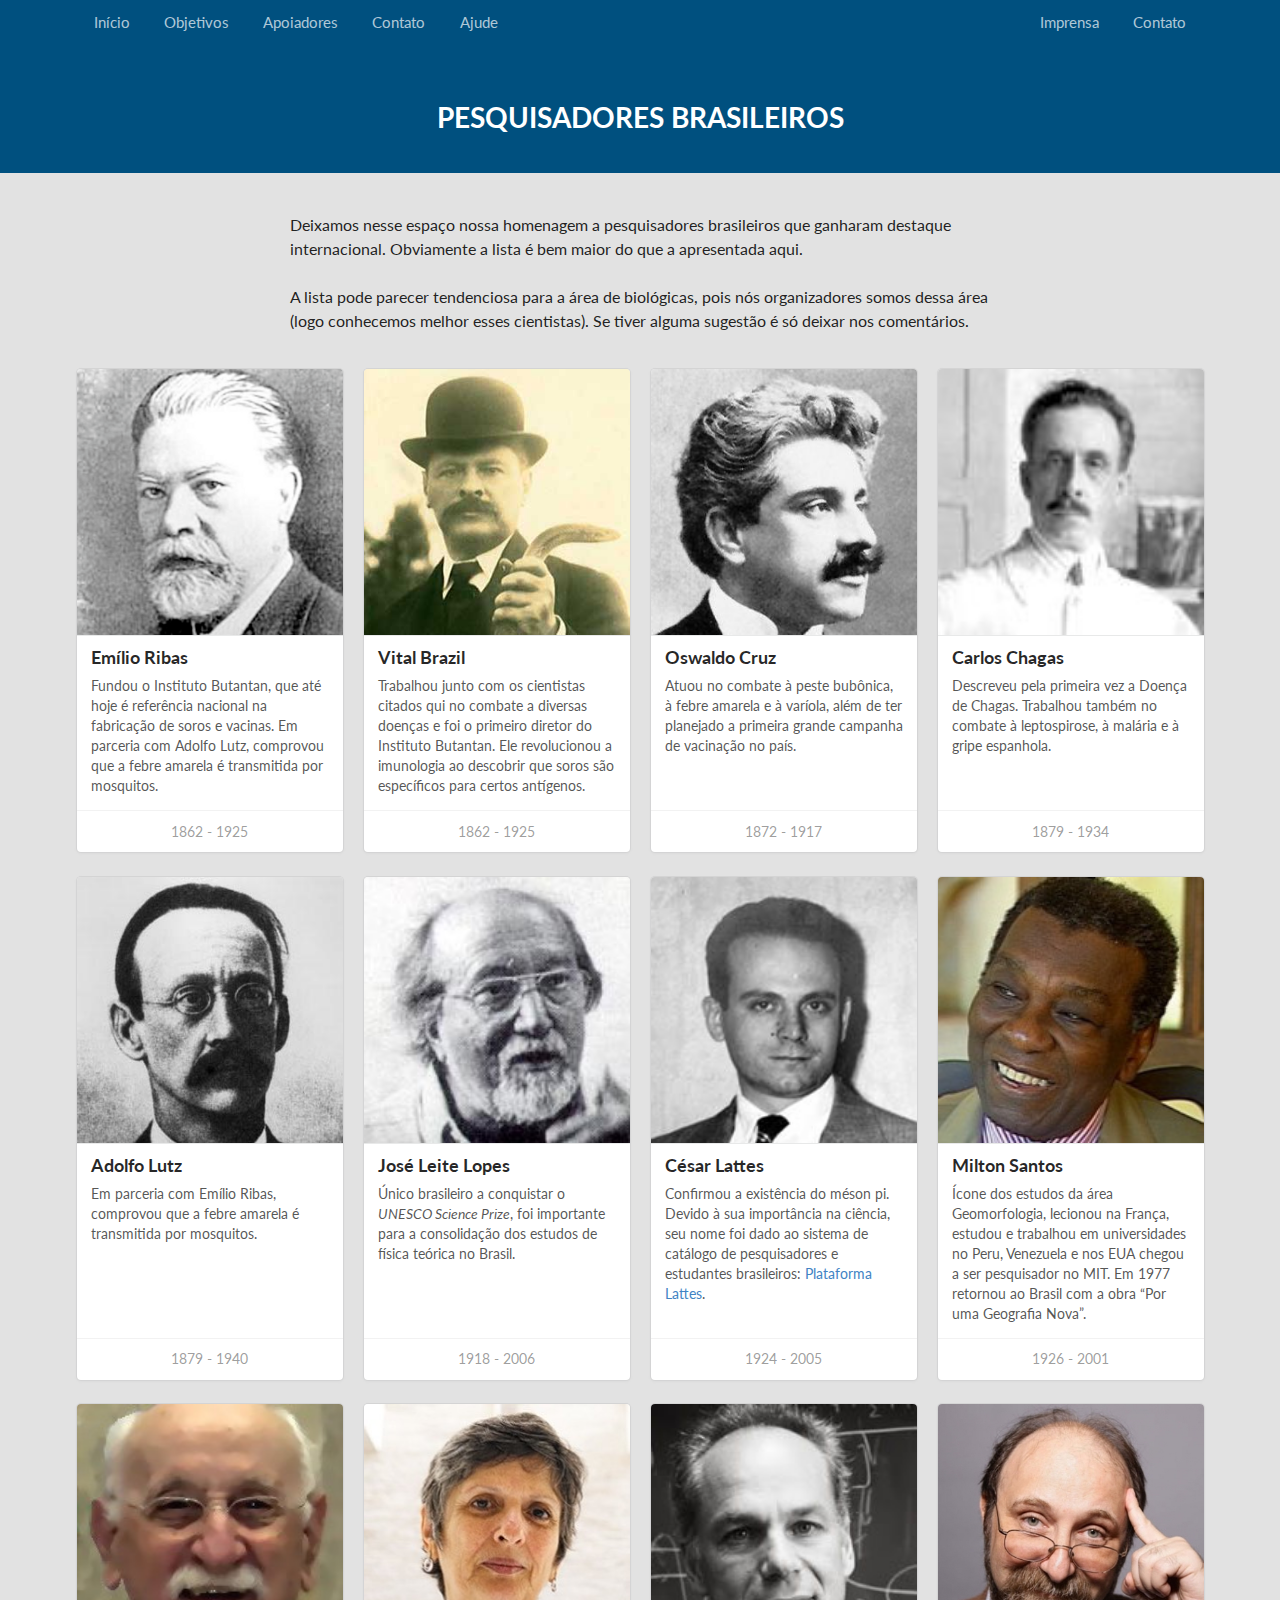
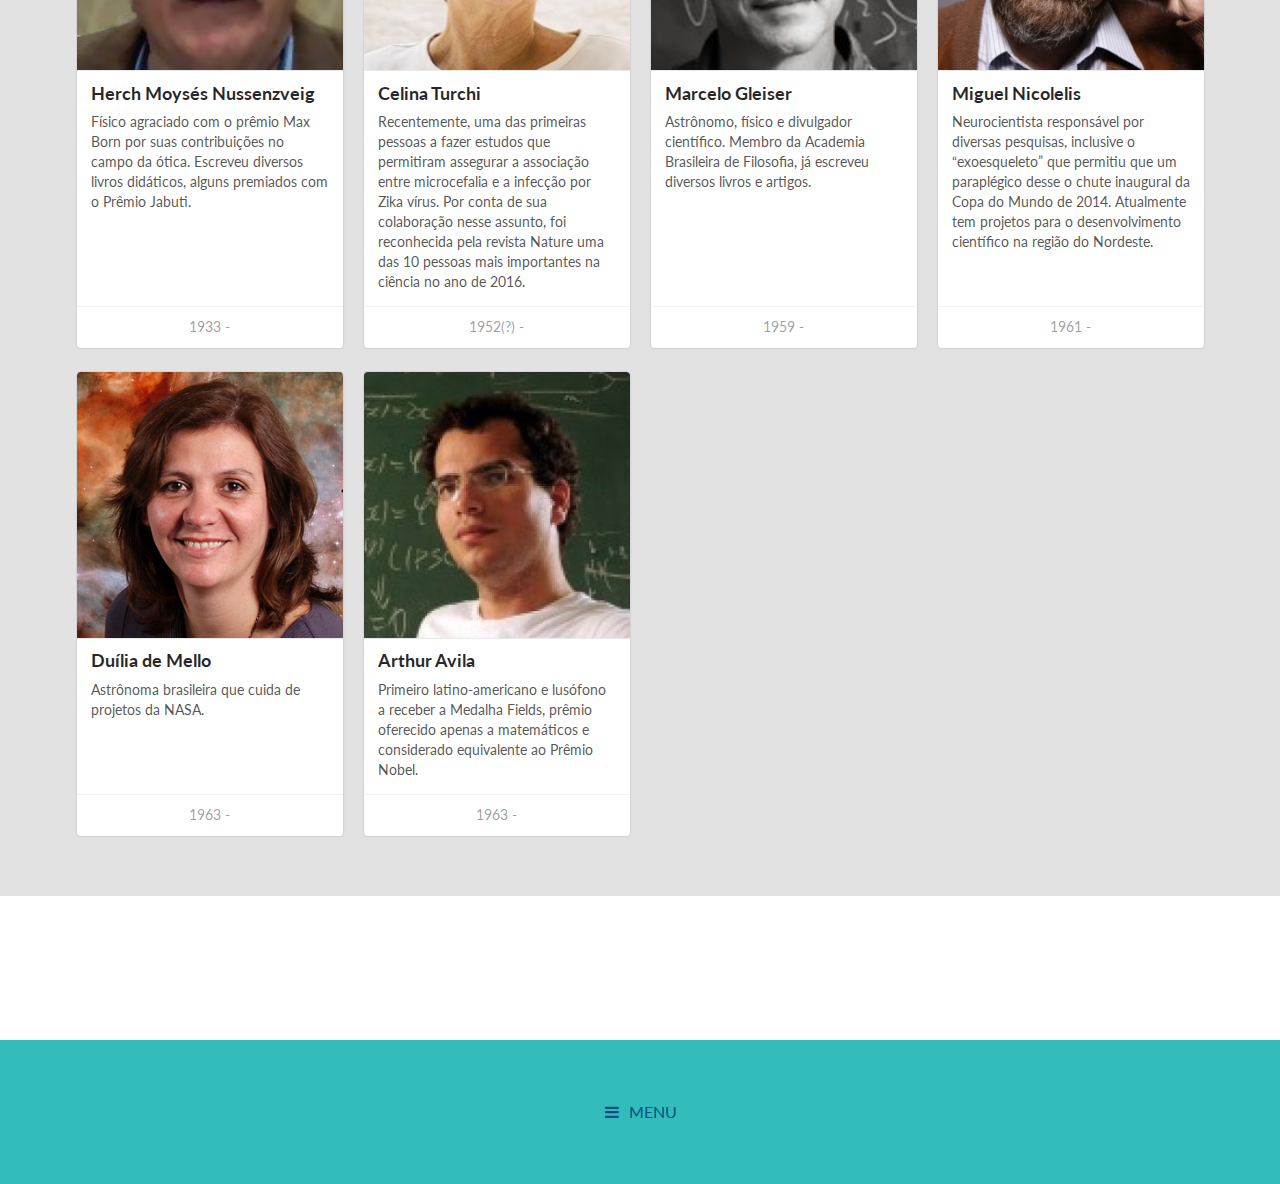
<file: cientistas_brasileiros.html>
<html lang="pt-BR">

<head>
    <title>Cientistas Brasileiros</title>
    <link rel="shortcut icon" href="../img/atomo.ico" />
    <meta name="description" content="Site oficial da Marcha pela Ciência em São Paulo">


    <meta http-equiv="Content-Type" content="text/html; charset=UTF-8">
    <link rel="stylesheet" type="text/css" href="./semantic/semantic.css">
    <script src="./semantic/jquery.min.js"></script>
    <script src="./semantic/semantic.min.js"></script>
    <meta http-equiv="X-UA-Compatible" content="IE=edge,chrome=1">
    <meta name="viewport" content="width=device-width, initial-scale=1.0, maximum-scale=1.0">

    <link href="https://fonts.googleapis.com/css?family=Raleway" rel="stylesheet">

    <style type="text/css">

    .hidden.menu {
      display: none;
    }

    .masthead.segment {
      min-height: 10px;
      padding: 1em 0em;
    }
    .masthead .logo.item img {
      margin-right: 1em;
    }
    .masthead .ui.menu .ui.button {
      margin-left: 0.5em;
    }
    .masthead h1.ui.header {
      margin-top: 1em;
      margin-bottom: 1em;
      font-size: 4em;
      font-weight: normal;
    }
    .masthead h2 {
      font-size: 1.7em;
      font-weight: normal;
    }

    .ui.vertical.stripe {
      padding: 8em 0em;
    }
    .ui.vertical.stripe h3 {
      font-size: 2em;
    }
    .ui.vertical.stripe .button + h3,
    .ui.vertical.stripe p + h3 {
      margin-top: 3em;
    }
    .ui.vertical.stripe .floated.image {
      clear: both;
    }
    .ui.vertical.stripe p {
      font-size: 1.33em;
    }
    .ui.vertical.stripe .horizontal.divider {
      margin: 3em 0em;
    }

    .quote.stripe.segment {
      padding: 0em;
    }
    .quote.stripe.segment .grid .column {
      padding-top: 5em;
      padding-bottom: 5em;
    }

    .footer.segment {
      padding: 5em 0em;
    }

    .secondary.pointing.menu .toc.item {
      display: none;
    }

    @media only screen and (max-width: 700px) {
      .ui.fixed.menu {
        display: none !important;
      }
      .secondary.pointing.menu .item,
      .secondary.pointing.menu .menu {
        display: none;
      }
      .secondary.pointing.menu .toc.item {
        display: block;
      }
      .masthead.segment {
        min-height: 350px;
      }
      .masthead h1.ui.header {
        font-size: 2em;
        margin-top: 1.5em;
      }
      .masthead h2 {
        margin-top: 0.5em;
        font-size: 1.5em;
      }
    }


  </style>

  <script src="semantic/jquery.min.js"></script>
  <script src="semantic/components/visibility.js"></script>
  <script src="semantic/components/sidebar.js"></script>
  <script src="semantic/components/transition.js"></script>

  <script>
 $(document)
   .ready(function() {

     // fix menu when passed
     $('.masthead')
       .visibility({
         once: false,
         onBottomPassed: function() {
           $('.fixed.menu').transition('fade in');
         },
         onBottomPassedReverse: function() {
           $('.fixed.menu').transition('fade out');
         }
       })
     ;

     // create sidebar and attach to menu open
     $('.ui.sidebar')
       .sidebar('attach events', '.toc.item')
     ;

   })
 ;
 </script>

</head>


<body>

  <div id="fb-root"></div>
<script>(function(d, s, id) {
  var js, fjs = d.getElementsByTagName(s)[0];
  if (d.getElementById(id)) return;
  js = d.createElement(s); js.id = id;
  js.src = "//connect.facebook.net/pt_BR/sdk.js#xfbml=1&version=v2.8";
  fjs.parentNode.insertBefore(js, fjs);
}(document, 'script', 'facebook-jssdk'));</script>

  <!-- Sidebar Menu -->
  <div class="ui vertical inverted sidebar menu" style="background:#00507f">
    <a class="item" href="./index">Início</a>
    <a class="item" href="./objetivos">Objetivos</a>
    <a class="item" href="http://marchapelacienciasp.com/#participe">Participe</a>
    <a class="item" href="./apoiadores">Apoiadores</a>
    <a class="item" href="./ajude">Ajude</a>
    <a class="item" href="./press release.pdf" target="_blank">Imprensa <i class="external icon"></i></a>
    <a class="item" href="./contato">Contato</a>
  </div>


  <!-- Page Contents -->
  <section style="background:#00507f;">

      <div class="ui container">
        <div class="ui large secondary inverted pointing menu"style="border:none">
          <a class="toc item">
            <i class="sidebar icon"></i>
          </a>
          <a class="item" href="./index">Início</a>
          <a class="item" href="./objetivos">Objetivos</a>
          <a class="item" href="./apoiadores">Apoiadores</a>
          <a class="item" href="./contato">Contato</a>
          <a class="item" href="./ajude">Ajude</a>
          <div class="right menu">
          <a class="item" href="./press release.pdf" target="_blank">Imprensa</a></div>
          <a class="item" href="./contato">Contato</a>
        </div>
      </div>
  <br><br><br>
      <div class="ui text container" style="text-align:center">
        <h1 class="ui inverted header">
          PESQUISADORES BRASILEIROS
        </h1>
        <br>
      </div>
    </section>

  <section style="background:#e2e2e2">
    <br><br>
      <div class="ui container">
        <p class="ui text container">Deixamos nesse espaço nossa homenagem a pesquisadores brasileiros que ganharam destaque internacional. Obviamente a lista é bem maior do que a apresentada aqui.<br><br>A lista pode parecer tendenciosa para a área de biológicas, pois nós organizadores somos dessa área (logo conhecemos melhor esses cientistas). Se tiver alguma sugestão é só deixar nos comentários.</p><br>

        <div class="ui four doubling stackable cards">

          <div class="card">
            <div class="image">
              <img src="./img/brasileiros/EMILIORIBAS.png">
            </div>
            <div class="content">
              <div class="header">Emílio Ribas</div>
              <div class="description">
              Fundou o Instituto Butantan, que até hoje é referência nacional na fabricação de soros e vacinas. Em parceria com Adolfo Lutz, comprovou que a febre amarela é transmitida por mosquitos.
              </div>
            </div>
            <div class="extra content" style="text-align:center">
              1862 - 1925
            </div>
          </div>

          <div class="card">
            <div class="image">
              <img src="./img/brasileiros/VITALBRAZIL.jpg">
            </div>
            <div class="content">
              <div class="header">Vital Brazil</div>
              <div class="description">
                Trabalhou junto com os cientistas citados qui no combate a diversas doenças e foi o primeiro diretor do Instituto Butantan. Ele revolucionou a imunologia ao descobrir que soros são específicos para certos antígenos.
              </div>
            </div>
            <div class="extra content" style="text-align:center">
              1862 - 1925
            </div>
          </div>


          <div class="card">
            <div class="image">
              <img src="./img/brasileiros/OSWALDOCRUZ.jpg">
            </div>
            <div class="content">
              <div class="header">Oswaldo Cruz</div>
              <div class="description">
                Atuou no combate à peste bubônica, à febre amarela e à varíola, além de ter planejado a primeira grande campanha de vacinação no país.
              </div>
            </div>
            <div class="extra content" style="text-align:center">
              1872 - 1917
            </div>
          </div>

          <div class="card">
            <div class="image">
              <img src="./img/brasileiros/CARLOSCHAGAS.jpg">
            </div>
            <div class="content">
              <div class="header">Carlos Chagas</div>
              <div class="description">
              Descreveu pela primeira vez a Doença de Chagas. Trabalhou também no combate à leptospirose, à malária e à gripe espanhola.
              </div>
            </div>
            <div class="extra content" style="text-align:center">
              1879 - 1934
            </div>
          </div>

          <div class="card">
            <div class="image">
              <img src="./img/brasileiros/ADOLFOLUTZ.jpg">
            </div>
            <div class="content">
              <div class="header">Adolfo Lutz</div>
              <div class="description">
              Em parceria com Emílio Ribas, comprovou que a febre amarela é transmitida por mosquitos.
              </div>
            </div>
            <div class="extra content" style="text-align:center">
              1879 - 1940
            </div>
          </div>

          <div class="card">
            <div class="image">
              <img src="./img/brasileiros/JOSELEITELOPES.jpg">
            </div>
            <div class="content">
              <div class="header">José Leite Lopes</div>
              <div class="description">
            Único brasileiro a conquistar o <i>UNESCO Science Prize</i>, foi importante para a consolidação dos estudos de física teórica no Brasil.
              </div>
            </div>
            <div class="extra content" style="text-align:center">
              1918 - 2006
            </div>
          </div>

          <div class="card">
            <div class="image">
              <img src="./img/brasileiros/CESARLATTES.png">
            </div>
            <div class="content">
              <div class="header">César Lattes</div>
              <div class="description">
            Confirmou a existência  do méson pi. Devido à sua importância na ciência, seu nome foi dado ao sistema de catálogo de pesquisadores e estudantes brasileiros: <a href="http://lattes.cnpq.br/" target="_blank">Plataforma Lattes</a>.
              </div>
            </div>
            <div class="extra content" style="text-align:center">
              1924 - 2005
            </div>
          </div>

          <div class="card">
            <div class="image">
              <img src="./img/brasileiros/MILTONSANTOS.jpg">
            </div>
            <div class="content">
              <div class="header">Milton Santos</div>
              <div class="description">
              Ícone dos estudos da área Geomorfologia, lecionou na França, estudou e trabalhou em universidades no Peru, Venezuela e nos EUA chegou a ser pesquisador no MIT. Em 1977 retornou ao Brasil com a obra “Por uma Geografia Nova”.
              </div>
            </div>
            <div class="extra content" style="text-align:center">
              1926 - 2001
            </div>
          </div>

          <div class="card">
            <div class="image">
              <img src="./img/brasileiros/HERSHMOYSESNUSSENZVEIG.jpg">
            </div>
            <div class="content">
              <div class="header">Herch Moysés Nussenzveig</div>
              <div class="description">
              Físico agraciado com o prêmio Max Born por suas contribuições no campo da ótica. Escreveu diversos livros didáticos, alguns premiados com o Prêmio Jabuti.
              </div>
            </div>
            <div class="extra content" style="text-align:center">
              1933 -
            </div>
          </div>

          <div class="card">
            <div class="image">
              <img src="./img/brasileiros/CELINATURCHI.jpg">
            </div>
            <div class="content">
              <div class="header">Celina Turchi</div>
              <div class="description">
              Recentemente, uma das primeiras pessoas a fazer estudos que permitiram assegurar a associação entre microcefalia e a infecção por Zika vírus. Por conta de sua colaboração nesse assunto, foi reconhecida pela revista Nature uma das 10 pessoas mais importantes na ciência no ano de 2016.
              </div>
            </div>
            <div class="extra content" style="text-align:center">
              1952(?) -
            </div>
          </div>

          <div class="card">
            <div class="image">
              <img src="./img/brasileiros/MARCELOGLEISER.jpg">
            </div>
            <div class="content">
              <div class="header">Marcelo Gleiser</div>
              <div class="description">
              Astrônomo, físico e divulgador científico. Membro da Academia Brasileira de Filosofia, já escreveu diversos livros e artigos.
              </div>
            </div>
            <div class="extra content" style="text-align:center">
              1959 -
            </div>
          </div>

          <div class="card">
            <div class="image">
              <img src="./img/brasileiros/MIGUELNICOLELIS.jpg">
            </div>
            <div class="content">
              <div class="header">Miguel Nicolelis</div>
              <div class="description">
              Neurocientista responsável por diversas pesquisas, inclusive o “exoesqueleto” que permitiu que um paraplégico desse o chute inaugural da Copa do Mundo de 2014. Atualmente tem projetos para o desenvolvimento científico na região do Nordeste.
              </div>
            </div>
            <div class="extra content" style="text-align:center">
              1961 -
            </div>
          </div>

          <div class="card">
            <div class="image">
              <img src="./img/brasileiros/DUILIADEMELLO.jpeg">
            </div>
            <div class="content">
              <div class="header">Duília de Mello</div>
              <div class="description">
              Astrônoma brasileira que cuida de projetos da NASA.
              </div>
            </div>
            <div class="extra content" style="text-align:center">
              1963 -
            </div>
          </div>

          <div class="card">
            <div class="image">
              <img src="./img/brasileiros/ARTHURAVILA.jpg">
            </div>
            <div class="content">
              <div class="header">Arthur Avila</div>
              <div class="description">
              Primeiro latino-americano e lusófono a receber a Medalha Fields, prêmio oferecido apenas a matemáticos e considerado equivalente ao Prêmio Nobel.
              </div>
            </div>
            <div class="extra content" style="text-align:center">
              1963 -
            </div>
          </div>



        </div>

  <br><br><br>
  </section>

  <section class="ui text container">
    <br><br><br>
  <div class="fb-comments" data-href="http://marchapelacienciasp.com/cientistas_brasileiros" data-numposts="5"></div>
  <br><br><br>
  </section>

  <section style="background:#32bdbc">
    <br><br><br>
    <div class="ui center aligned text container">
        <a class="toc item" style="color:#00507f">
          <i class="sidebar icon"></i>
          MENU
        </a>

    </div>
    <br><br><br>
  </section>
</body>

</html>
</file>
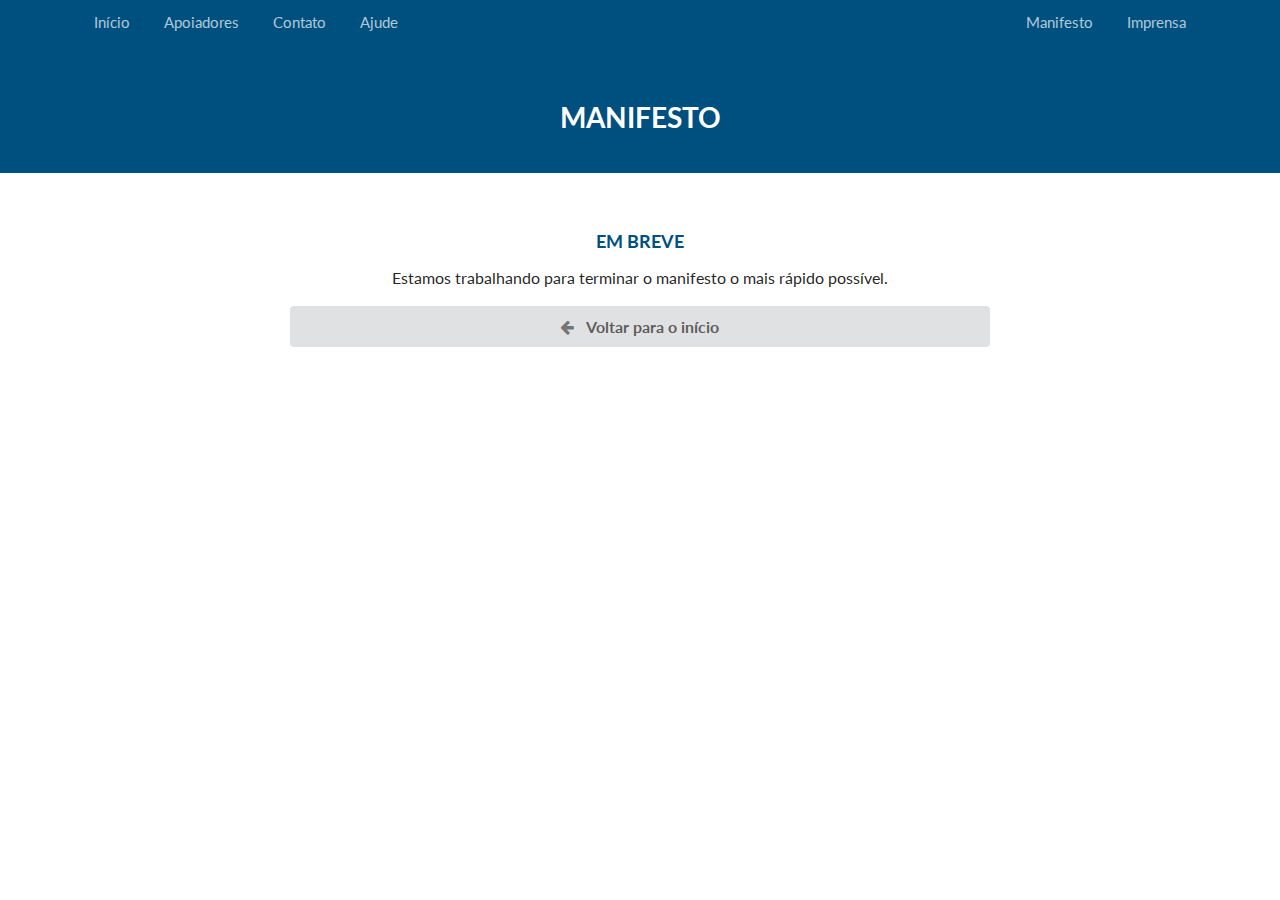
<file: em_breve.html>
<html lang="pt-BR">

<head>
    <title>Manifesto</title>
    <link rel="shortcut icon" href="../img/atomo.ico" />
    <meta name="description" content="Site oficial da Marcha pela Ciência em São Paulo">


    <meta http-equiv="Content-Type" content="text/html; charset=UTF-8">
    <link rel="stylesheet" type="text/css" href="./semantic/semantic.css">
    <script src="./semantic/jquery.min.js"></script>
    <script src="./semantic/semantic.min.js"></script>
    <meta http-equiv="X-UA-Compatible" content="IE=edge,chrome=1">
    <meta name="viewport" content="width=device-width, initial-scale=1.0, maximum-scale=1.0">

    <link href="https://fonts.googleapis.com/css?family=Raleway" rel="stylesheet">

    <style type="text/css">

    .hidden.menu {
      display: none;
    }

    .masthead.segment {
      min-height: 10px;
      padding: 1em 0em;
    }
    .masthead .logo.item img {
      margin-right: 1em;
    }
    .masthead .ui.menu .ui.button {
      margin-left: 0.5em;
    }
    .masthead h1.ui.header {
      margin-top: 1em;
      margin-bottom: 1em;
      font-size: 4em;
      font-weight: normal;
    }
    .masthead h2 {
      font-size: 1.7em;
      font-weight: normal;
    }

    .ui.vertical.stripe {
      padding: 8em 0em;
    }
    .ui.vertical.stripe h3 {
      font-size: 2em;
    }
    .ui.vertical.stripe .button + h3,
    .ui.vertical.stripe p + h3 {
      margin-top: 3em;
    }
    .ui.vertical.stripe .floated.image {
      clear: both;
    }
    .ui.vertical.stripe p {
      font-size: 1.33em;
    }
    .ui.vertical.stripe .horizontal.divider {
      margin: 3em 0em;
    }

    .quote.stripe.segment {
      padding: 0em;
    }
    .quote.stripe.segment .grid .column {
      padding-top: 5em;
      padding-bottom: 5em;
    }

    .footer.segment {
      padding: 5em 0em;
    }

    .secondary.pointing.menu .toc.item {
      display: none;
    }

    @media only screen and (max-width: 700px) {
      .ui.fixed.menu {
        display: none !important;
      }
      .secondary.pointing.menu .item,
      .secondary.pointing.menu .menu {
        display: none;
      }
      .secondary.pointing.menu .toc.item {
        display: block;
      }
      .masthead.segment {
        min-height: 350px;
      }
      .masthead h1.ui.header {
        font-size: 2em;
        margin-top: 1.5em;
      }
      .masthead h2 {
        margin-top: 0.5em;
        font-size: 1.5em;
      }
    }


  </style>

  <script src="semantic/jquery.min.js"></script>
  <script src="semantic/components/visibility.js"></script>
  <script src="semantic/components/sidebar.js"></script>
  <script src="semantic/components/transition.js"></script>

  <script>
 $(document)
   .ready(function() {

     // fix menu when passed
     $('.masthead')
       .visibility({
         once: false,
         onBottomPassed: function() {
           $('.fixed.menu').transition('fade in');
         },
         onBottomPassedReverse: function() {
           $('.fixed.menu').transition('fade out');
         }
       })
     ;

     // create sidebar and attach to menu open
     $('.ui.sidebar')
       .sidebar('attach events', '.toc.item')
     ;

   })
 ;
 </script>

</head>


<body>

<!-- Sidebar Menu -->
<div class="ui vertical inverted sidebar menu" style="background:#00507f">
  <a class="item" href="./index">Início</a>
  <a class="item" href="http://marchapelacienciasp.com/#participe">Participe</a>
  <a class="item" href="./apoiadores">Apoiadores</a>
  <a class="item" href="./contato">Contato</a>
  <a class="item" href="./ajude">Ajude</a>
  <a class="item" href="./manifesto.pdf" target="_blank">Manifesto <i class="external icon"></i></a>
  <a class="item" href="./press release.pdf" target="_blank">Imprensa <i class="external icon"></i></a>
</div>


<!-- Page Contents -->
<section style="background:#00507f;">

    <div class="ui container">
      <div class="ui large secondary inverted pointing menu"style="border:none">
        <a class="toc item">
          <i class="sidebar icon"></i>
        </a>
        <a class="item" href="./index">Início</a>
        <a class="item" href="./apoiadores">Apoiadores</a>
        <a class="item" href="./contato">Contato</a>
        <a class="item" href="./ajude">Ajude</a>
        <div class="right menu">
        <a class="item" href="./manifesto.pdf" target="_blank">Manifesto</a>
        <a class="item" href="./press release.pdf" target="_blank">Imprensa</a></div>

      </div>
    </div>
<br><br><br>
    <div class="ui text container" style="text-align:center">
      <h1 class="ui inverted header">
        MANIFESTO
      </h1>
      <br>
    </div>
  </section>

  <section >
    <br><br><br>
      <div class="ui center aligned text container">
          <h3 class="ui header" style="color:#00507f">EM BREVE</h3>
        <p>Estamos trabalhando para terminar o manifesto o mais rápido possível.</p>
        <a class="ui large fluid button" href="./index">
          <i class="left arrow icon"></i>
          Voltar para o início
        </a>
      </div>
  <br><br><br>
  </section>






  </div>
  <br><br><br>

</section>
</body>

</html>
</file>
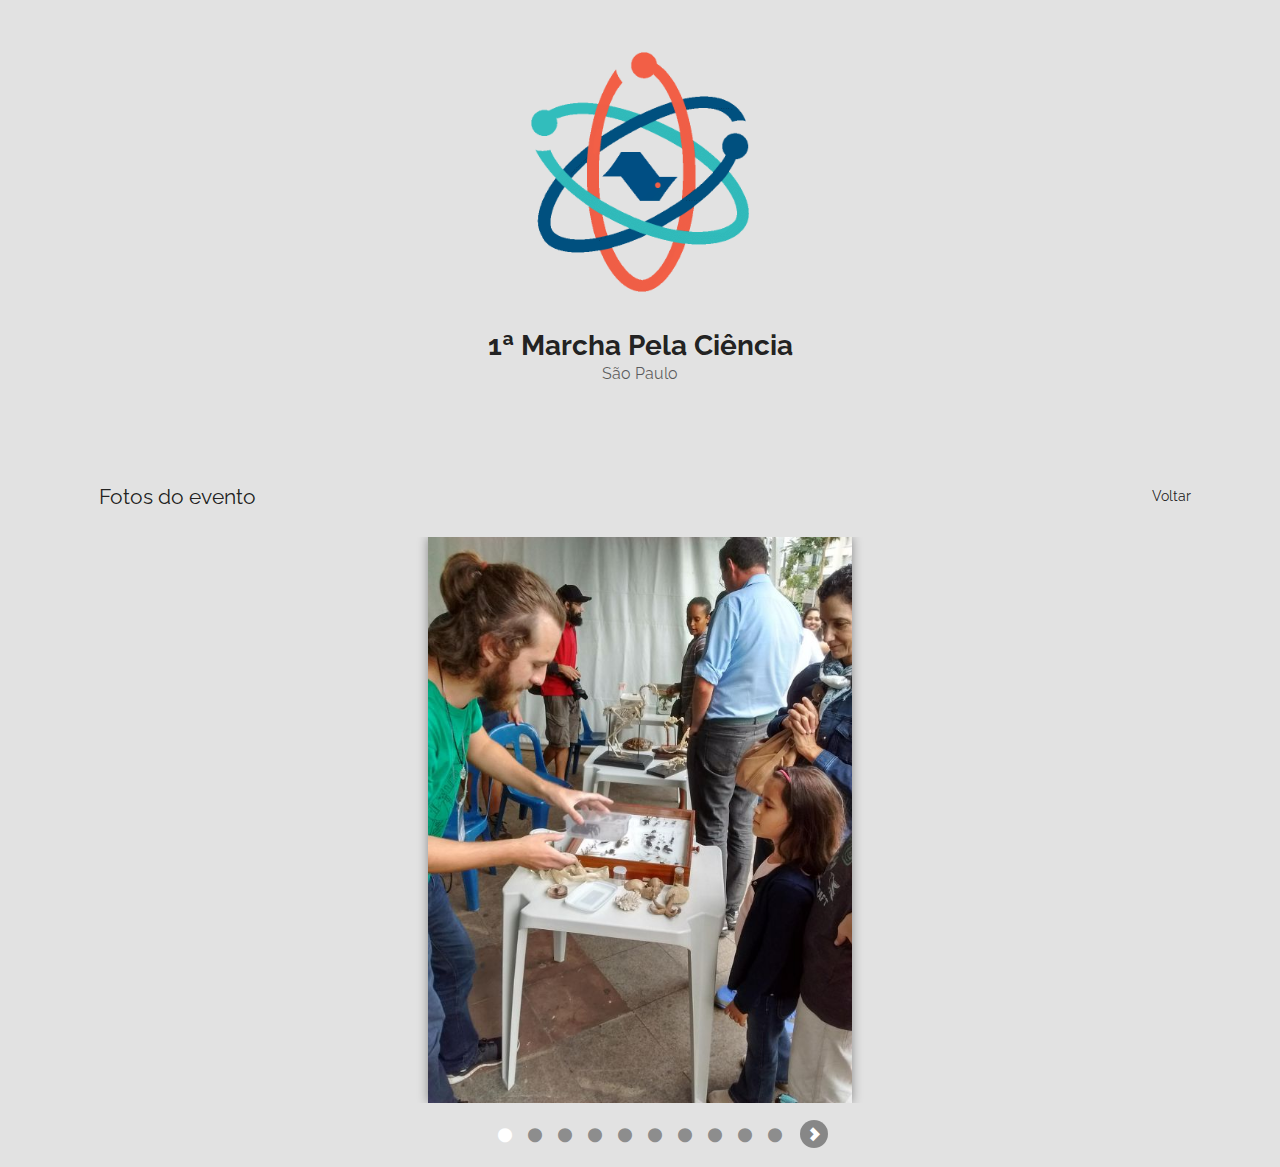
<file: fotos.html>
<html lang="pt-BR">

<head>
  <script>
  (function(i,s,o,g,r,a,m){i['GoogleAnalyticsObject']=r;i[r]=i[r]||function(){
  (i[r].q=i[r].q||[]).push(arguments)},i[r].l=1*new Date();a=s.createElement(o),
  m=s.getElementsByTagName(o)[0];a.async=1;a.src=g;m.parentNode.insertBefore(a,m)
  })(window,document,'script','https://www.google-analytics.com/analytics.js','ga');

  ga('create', 'UA-98674575-1', 'auto');
  ga('send', 'pageview');

</script>
    <title>Fotos</title>
    <link rel="shortcut icon" href="../img/atomo.ico" />
    <meta name="description" content="Site oficial da Marcha pela Ciência em São Paulo">


    <meta http-equiv="Content-Type" content="text/html; charset=UTF-8">
    <link rel="stylesheet" type="text/css" href="./semantic/semantic.min.css">
    <script async src="./semantic/jquery.min.js"></script>
    <script src="./semantic/semantic.min.js"></script>
    <meta http-equiv="X-UA-Compatible" content="IE=edge,chrome=1">
    <meta name="viewport" content="width=device-width, initial-scale=1.0, maximum-scale=1.0">

    <link href="https://fonts.googleapis.com/css?family=Raleway" rel="stylesheet">

</head>


<body style="background:#e2e2e2">
  <section class="ui center aligned container">
    <br />
    <h1 class="ui icon header" style="font-family: 'Raleway'">
  <img class="ui image" src="./img/atomo sp.png" style="width:40%">
  <div class="content"><br />
    1ª Marcha Pela Ciência
    <div class="sub header">São Paulo</div>
  </div>
  <br><br>
</h1>
  </section>

  <section class="ui container">
    <div class="ui secondary menu" style="font-family:'Raleway'">
      <div class="item" style="font-size:1.5em">Fotos do evento</div>
        <a class="ui right item" onclick="fechar()">
          Voltar</a></div>

        <!--START JUICEBOX EMBED-->
<script src="jbcore/juicebox.js"></script>
<script>
new juicebox({
containerId: "juicebox-container",
galleryWidth: "100%",
galleryHeight: "70%",
backgroundColor: "rgba(34,34,34,0)"
});
</script>
<div id="juicebox-container"></div>
<!--END JUICEBOX EMBED-->



        <div class="ui basic segment" style="width:100%" hidden="" id="social">
          <div class="content">
            <div class="ui animated relaxed list">
              <a class="item" style="color:grey" href="https://www.facebook.com/marchapelacienciasp/" target="_blank">
                <i class="facebook icon"></i>
                Facebook
              </a>
              <a class="item" style="color:grey" href="https://twitter.com/marchacienciasp" target="_blank">
                <i class="twitter icon"></i>
                Twitter
              </a>
              <a class="item" style="color:grey" href="https://www.instagram.com/marchapelacienciasp/" target="_blank">
                <i class="instagram icon"></i>
                Instagram
              </a>
            </div>
            <div class="ui list">
              <div class="item" style="color:grey;font-size:0.93em">
                marchapelacienciasp@gmail.com
              </div>
            </div>
            <br />
          </div>
        </div>
      </div>
    </div>
  </section>
  <script>
      setTimeout(function(){
        $("#social").transition("fade")
    }, 700);
  </script>
  <script>
  function fechar(){close();}
  </script>
</body>

</html>
</file>
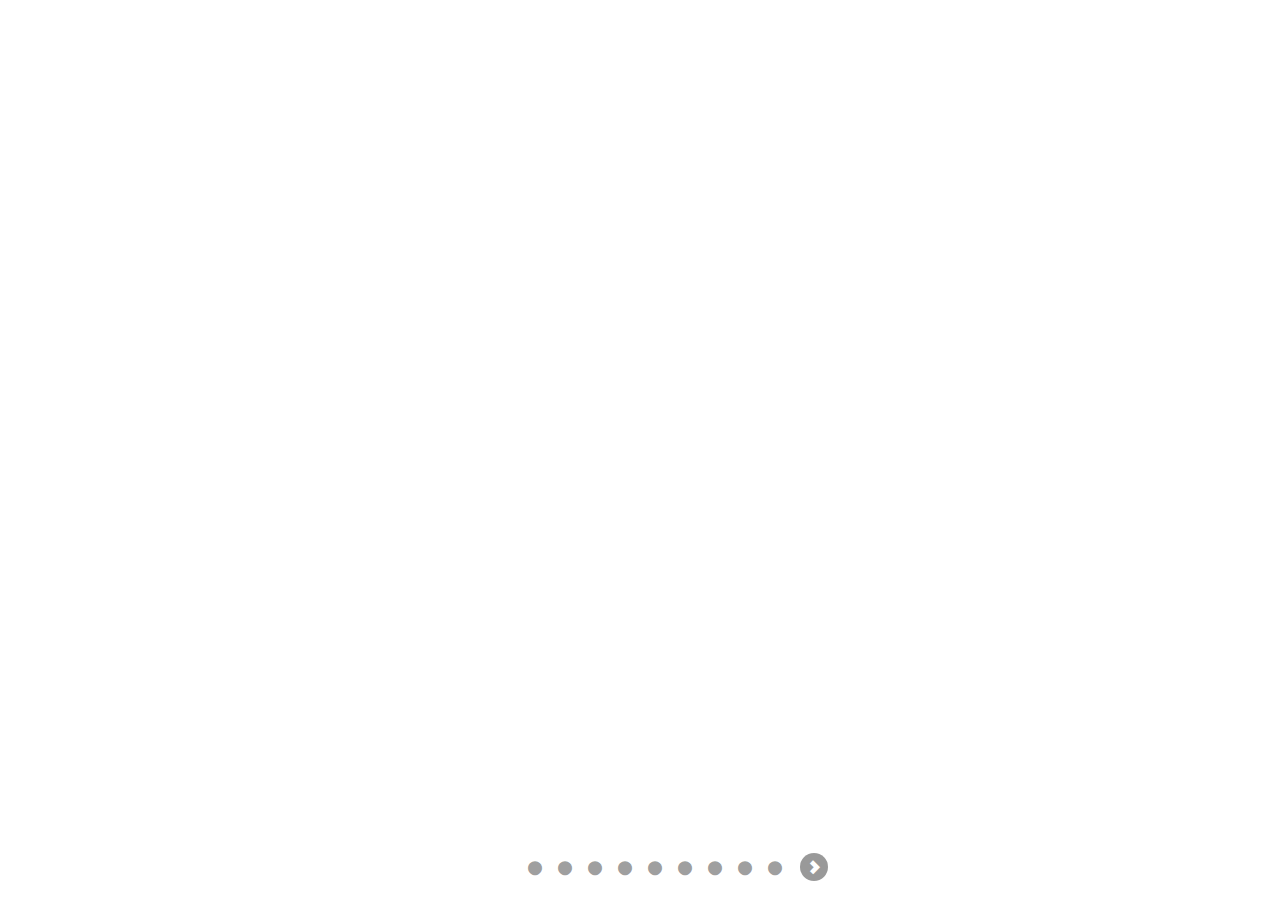
<file: galeria.html>
<!DOCTYPE html>
<html lang="en">
<head>
	<title>Juicebox Gallery</title>
	<meta charset="utf-8" />
	<meta name="viewport" id="jb-viewport" content="width=device-width, initial-scale=1.0, minimum-scale=1, maximum-scale=1, user-scalable=0" />
	<meta name="description" content="" />

	<!-- START OPEN GRAPH TAGS-->
	<meta property="og:title" content="Juicebox Gallery" />
	<meta property="og:type" content="website" />
	<meta property="og:url" content="" />
	<meta property="og:image" content="" />
	<meta property="og:description" content="" />
	<!-- END OPEN GRAPH TAGS-->

	<style type="text/css">
	body {
		margin: 0px;
	}
	</style>
</head>
<body>
	<!--START JUICEBOX EMBED-->
	<script src="jbcore/juicebox.js"></script>
	<script>
	new juicebox({
		containerId: 'juicebox-container',
		galleryWidth: '100%',
		galleryHeight: '100%',
		backgroundColor: 'rgba(34,34,34,0)'
	});
	</script>
	<div id="juicebox-container"></div>
	<!--END JUICEBOX EMBED-->
</body>
</html>
</file>
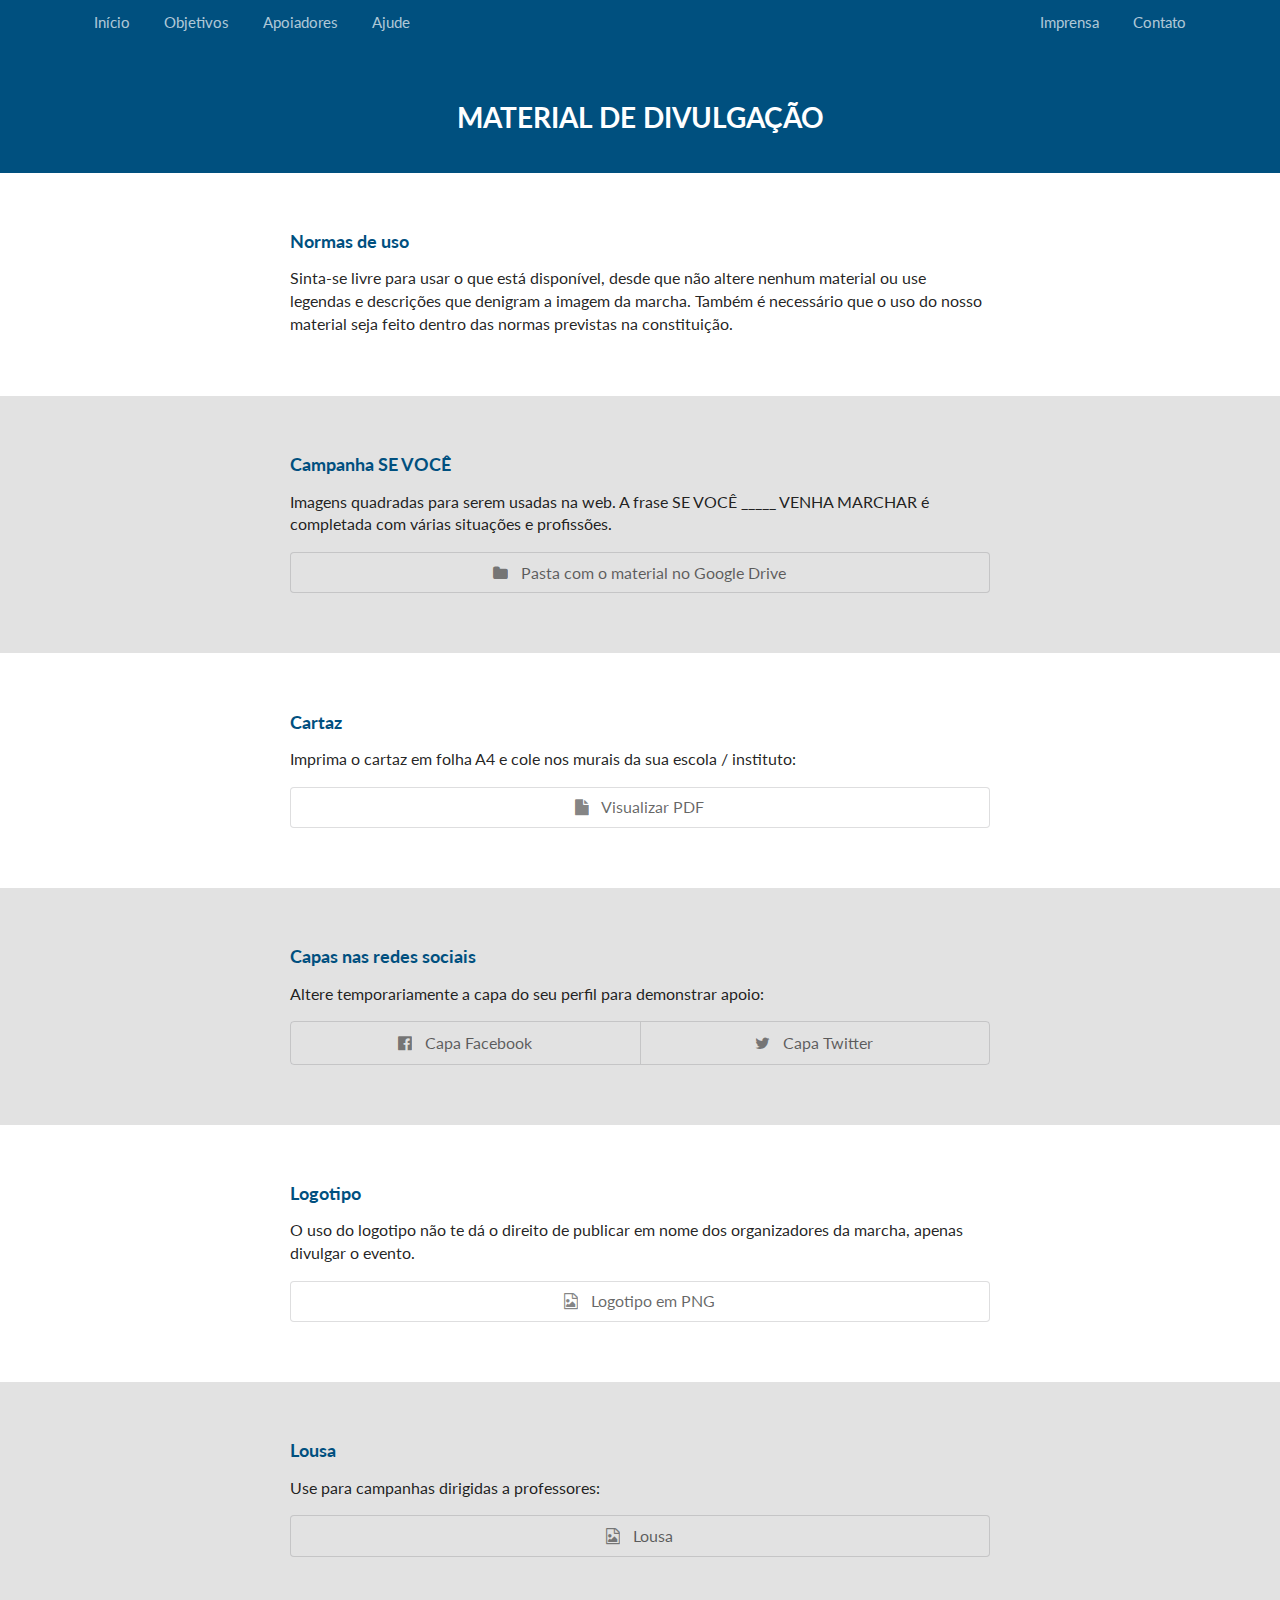
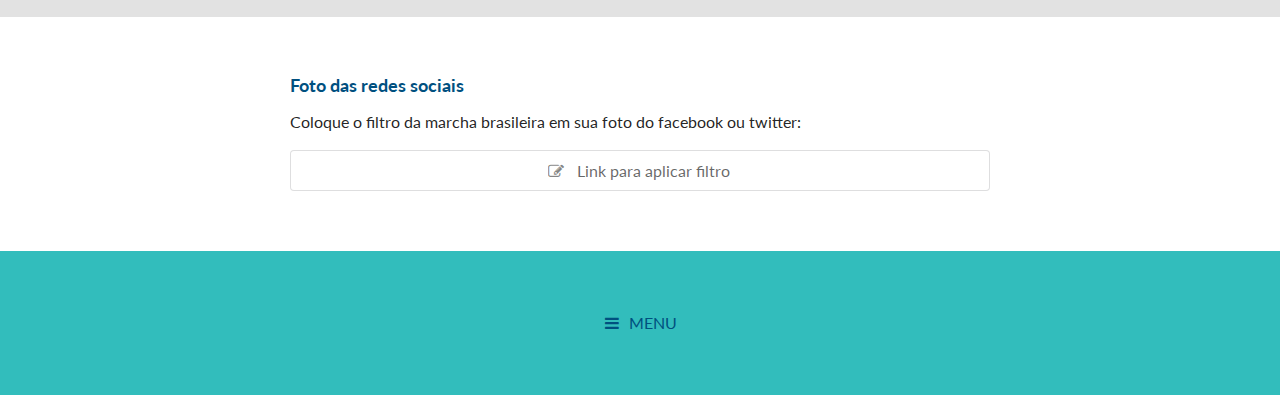
<file: material.html>
<html lang="pt-BR">

<head>
    <title>Material de divulgação</title>
    <link rel="shortcut icon" href="../img/atomo.ico" />
    <meta name="description" content="Site oficial da Marcha pela Ciência em São Paulo">


    <meta http-equiv="Content-Type" content="text/html; charset=UTF-8">
    <link rel="stylesheet" type="text/css" href="./semantic/semantic.css">
    <script src="./semantic/jquery.min.js"></script>
    <script src="./semantic/semantic.min.js"></script>
    <meta http-equiv="X-UA-Compatible" content="IE=edge,chrome=1">
    <meta name="viewport" content="width=device-width, initial-scale=1.0, maximum-scale=1.0">

    <link href="https://fonts.googleapis.com/css?family=Raleway" rel="stylesheet">

    <style type="text/css">

    .hidden.menu {
      display: none;
    }

    .masthead.segment {
      min-height: 10px;
      padding: 1em 0em;
    }
    .masthead .logo.item img {
      margin-right: 1em;
    }
    .masthead .ui.menu .ui.button {
      margin-left: 0.5em;
    }
    .masthead h1.ui.header {
      margin-top: 1em;
      margin-bottom: 1em;
      font-size: 4em;
      font-weight: normal;
    }
    .masthead h2 {
      font-size: 1.7em;
      font-weight: normal;
    }

    .ui.vertical.stripe {
      padding: 8em 0em;
    }
    .ui.vertical.stripe h3 {
      font-size: 2em;
    }
    .ui.vertical.stripe .button + h3,
    .ui.vertical.stripe p + h3 {
      margin-top: 3em;
    }
    .ui.vertical.stripe .floated.image {
      clear: both;
    }
    .ui.vertical.stripe p {
      font-size: 1.33em;
    }
    .ui.vertical.stripe .horizontal.divider {
      margin: 3em 0em;
    }

    .quote.stripe.segment {
      padding: 0em;
    }
    .quote.stripe.segment .grid .column {
      padding-top: 5em;
      padding-bottom: 5em;
    }

    .footer.segment {
      padding: 5em 0em;
    }

    .secondary.pointing.menu .toc.item {
      display: none;
    }

    @media only screen and (max-width: 700px) {
      .ui.fixed.menu {
        display: none !important;
      }
      .secondary.pointing.menu .item,
      .secondary.pointing.menu .menu {
        display: none;
      }
      .secondary.pointing.menu .toc.item {
        display: block;
      }
      .masthead.segment {
        min-height: 350px;
      }
      .masthead h1.ui.header {
        font-size: 2em;
        margin-top: 1.5em;
      }
      .masthead h2 {
        margin-top: 0.5em;
        font-size: 1.5em;
      }
    }


  </style>

  <script src="semantic/jquery.min.js"></script>
  <script src="semantic/components/visibility.js"></script>
  <script src="semantic/components/sidebar.js"></script>
  <script src="semantic/components/transition.js"></script>

  <script>
 $(document)
   .ready(function() {

     // fix menu when passed
     $('.masthead')
       .visibility({
         once: false,
         onBottomPassed: function() {
           $('.fixed.menu').transition('fade in');
         },
         onBottomPassedReverse: function() {
           $('.fixed.menu').transition('fade out');
         }
       })
     ;

     // create sidebar and attach to menu open
     $('.ui.sidebar')
       .sidebar('attach events', '.toc.item')
     ;

   })
 ;
 </script>

</head>


<body>

<!-- Sidebar Menu -->
<div class="ui vertical inverted sidebar menu" style="background:#00507f">
  <a class="item" href="./index">Início</a>
  <a class="item" href="./objetivos">Objetivos</a>
  <a class="item" href="http://marchapelacienciasp.com/#participe">Participe</a>
  <a class="item" href="./apoiadores">Apoiadores</a>
  <a class="item" href="./ajude">Ajude</a>
  <a class="item" href="./press release.pdf" target="_blank">Imprensa <i class="external icon"></i></a>
  <a class="item" href="./contato">Contato</a>
</div>


<!-- Page Contents -->
<section style="background:#00507f;">

    <div class="ui container">
      <div class="ui large secondary inverted pointing menu"style="border:none">
        <a class="toc item">
          <i class="sidebar icon"></i>
        </a>
        <a class="item" href="./index">Início</a>
        <a class="item" href="./objetivos">Objetivos</a>
        <a class="item" href="./apoiadores">Apoiadores</a>
        <a class="item" href="./ajude">Ajude</a>
        <div class="right menu">
        <a class="item" href="./press release.pdf" target="_blank">Imprensa</a></div>
        <a class="item" href="./contato">Contato</a>

      </div>
    </div>
<br><br><br>
    <div class="ui text container" style="text-align:center">
      <h1 class="ui inverted header">
        MATERIAL DE DIVULGAÇÃO
      </h1>
      <br>
    </div>
  </section>


  <section >
    <br><br><br>
      <div class="ui text container">
          <h3 class="ui header" style="color:#00507f">Normas de uso</h3>
        <p>Sinta-se livre para usar o que está disponível, desde que não altere nenhum material ou use legendas e descrições que denigram a imagem da marcha. Também é necessário que o uso do nosso material seja feito dentro das normas previstas na constituição.</p>
      </div>
  <br><br><br>
  </section>

  <section style="background:#e2e2e2">
    <br><br><br>
      <div class="ui text container">
          <h3 class="ui header" style="color:#00507f">Campanha SE VOCÊ</h3>
        <p>Imagens quadradas para serem usadas na web. A frase SE VOCÊ _____ VENHA MARCHAR é completada com várias situações e profissões.</p>
        <a class="ui large fluid basic button" href="https://drive.google.com/drive/folders/0B9D8UWuT70C7dU5jdTRycTVjX0E" target="_blank">
          <i class="folder icon"></i>
          Pasta com o material no Google Drive
        </a>
      </div>
  <br><br><br>
  </section>

  <section>
    <br><br><br>
      <div class="ui text container">
          <h3 class="ui header" style="color:#00507f">Cartaz</h3>
        <p>Imprima o cartaz em folha A4 e cole nos murais da sua escola / instituto:</p>
        <a class="ui large fluid basic button" href="https://drive.google.com/file/d/0BxDpYMBexHnMY2k4dTE0anRFZ28/view?usp=sharing" target="_blank">
          <i class="file icon"></i>
          Visualizar PDF
        </a>
      </div>
  <br><br><br>
  </section>

  <section style="background:#e2e2e2">
    <br><br><br>
      <div class="ui text container">
          <h3 class="ui header" style="color:#00507f">Capas nas redes sociais</h3>
        <p>Altere temporariamente a capa do seu perfil para demonstrar apoio:</p>
        <div class="ui two basic buttons">
          <a class="ui large fluid basic button" href="https://drive.google.com/file/d/0B9D8UWuT70C7enMyZEZncl9PT1E/view?usp=sharing" target="_blank">
          <i class="facebook icon"></i>
          Capa Facebook
        </a>
        <a class="ui large fluid basic button" href="https://drive.google.com/file/d/0B9D8UWuT70C7dlgwSUd5UjFrYkk/view?usp=sharing" target="_blank">
        <i class="twitter icon"></i>
        Capa Twitter
      </a>
      </div>
      </div>
  <br><br><br>
  </section>

  <section>
    <br><br><br>
      <div class="ui text container">
          <h3 class="ui header" style="color:#00507f">Logotipo</h3>
        <p>O uso do logotipo não te dá o direito de publicar em nome dos organizadores da marcha, apenas divulgar o evento.</p>

          <a class="ui large fluid basic button" href="https://drive.google.com/file/d/0B9D8UWuT70C7aUk5blM3bjdfTEE/view?usp=sharing" target="_blank">
          <i class="file image outline icon"></i>
          Logotipo em PNG
        </a>

      </div>
  <br><br><br>
  </section>

  <section style="background:#e2e2e2">
    <br><br><br>
      <div class="ui text container">
          <h3 class="ui header" style="color:#00507f">Lousa</h3>
        <p>Use para campanhas dirigidas a professores:</p>
        <a class="ui large fluid basic button" href="https://drive.google.com/file/d/0B9D8UWuT70C7RllKd2N1ZnNrSjA/view?usp=sharing" target="_blank">
          <i class="file image outline icon"></i>
          Lousa
        </a>
      </div>
  <br><br><br>
  </section>

  <section>
    <br><br><br>
      <div class="ui text container">
          <h3 class="ui header" style="color:#00507f">Foto das redes sociais</h3>
        <p>Coloque o filtro da marcha brasileira em sua foto do facebook ou twitter:</p>

          <a class="ui large fluid basic button" href="https://twibbon.com/support/marchapelaciênciabr" target="_blank">
          <i class="edit icon"></i>
          Link para aplicar filtro
        </a>

      </div>
  <br><br><br>
  </section>
  

<section style="background:#32bdbc">
  <br><br><br>
  <div class="ui center aligned text container">
      <a class="toc item" style="color:#00507f">
        <i class="sidebar icon"></i>
        MENU
      </a>

  </div>

  <br><br><br>
</section>
</body>

</html>
</file>
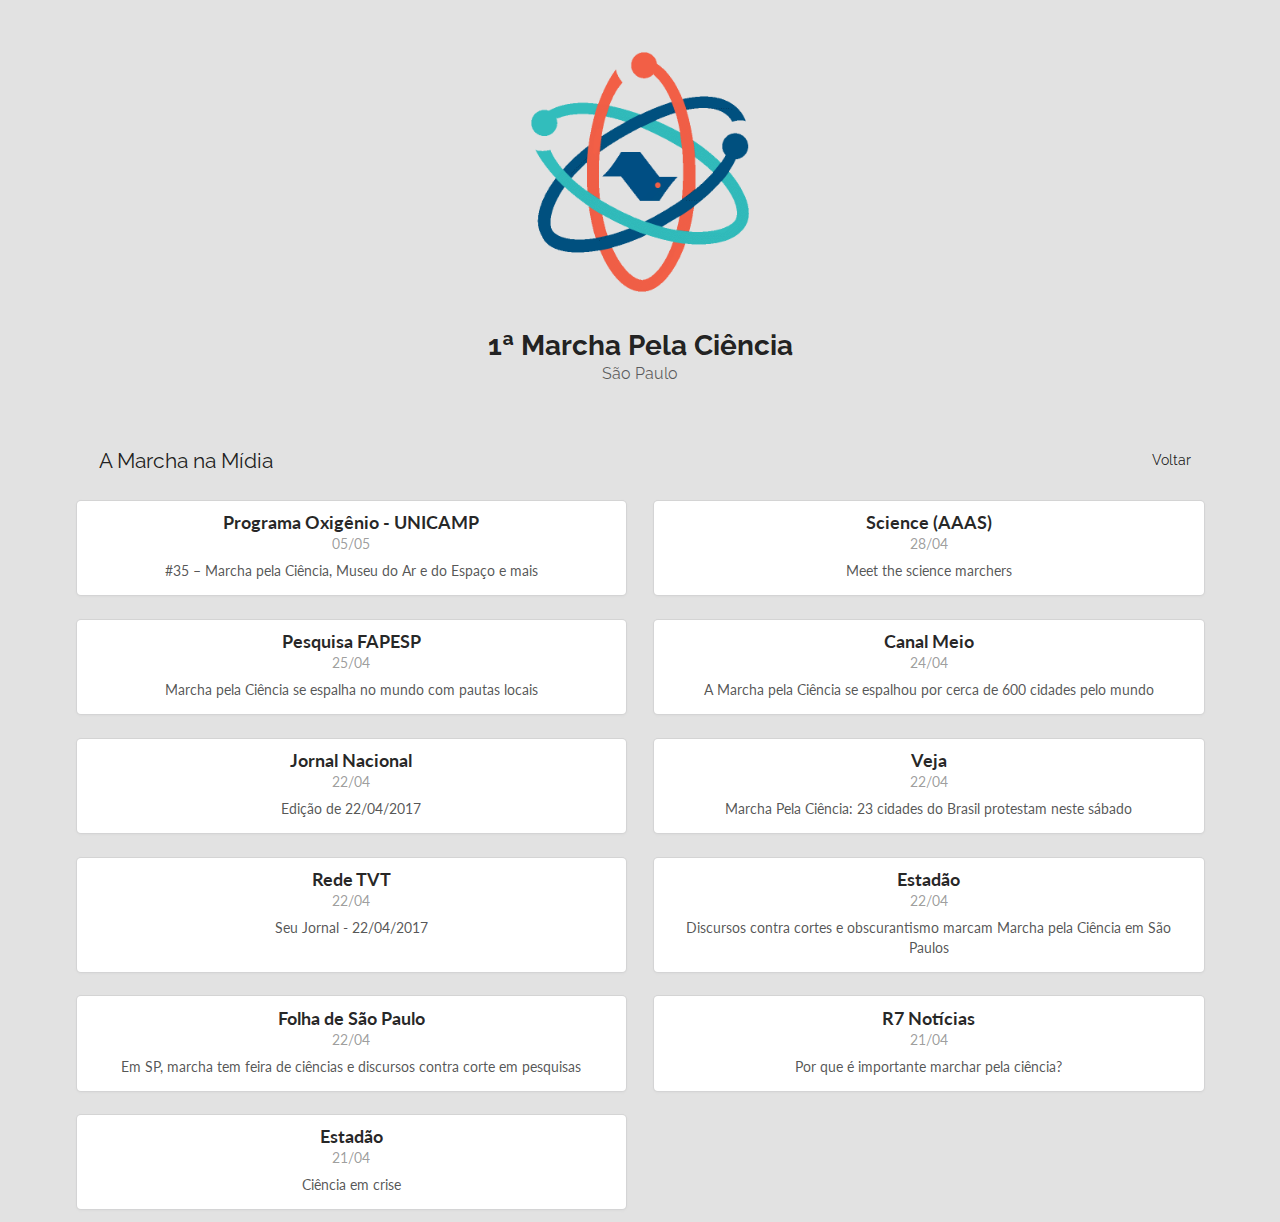
<file: noticias.html>
<html lang="pt-BR">

<head>
  <script>
  (function(i,s,o,g,r,a,m){i['GoogleAnalyticsObject']=r;i[r]=i[r]||function(){
  (i[r].q=i[r].q||[]).push(arguments)},i[r].l=1*new Date();a=s.createElement(o),
  m=s.getElementsByTagName(o)[0];a.async=1;a.src=g;m.parentNode.insertBefore(a,m)
  })(window,document,'script','https://www.google-analytics.com/analytics.js','ga');

  ga('create', 'UA-98674575-1', 'auto');
  ga('send', 'pageview');

</script>
    <title>Notícias</title>
    <link rel="shortcut icon" href="../img/atomo.ico" />
    <meta name="description" content="Site oficial da Marcha pela Ciência em São Paulo">


    <meta http-equiv="Content-Type" content="text/html; charset=UTF-8">
    <link rel="stylesheet" type="text/css" href="./semantic/semantic.min.css">
    <script async src="./semantic/jquery.min.js"></script>
    <script src="./semantic/semantic.min.js"></script>
    <meta http-equiv="X-UA-Compatible" content="IE=edge,chrome=1">
    <meta name="viewport" content="width=device-width, initial-scale=1.0, maximum-scale=1.0">

    <link href="https://fonts.googleapis.com/css?family=Raleway" rel="stylesheet">

</head>


<body style="background:#e2e2e2">
  <section class="ui center aligned container">
    <br />
    <h1 class="ui icon header" style="font-family: 'Raleway'">
  <img class="ui image" src="./img/atomo sp.png" style="width:40%">
  <div class="content"><br />
    1ª Marcha Pela Ciência
    <div class="sub header">São Paulo</div>
  </div>
  <br>
</h1>
  </section>

  <section class="ui container" style="max-width:500px">
    <div class="ui secondary menu" style="font-family:'Raleway'">
      <div class="item" style="font-size:1.5em">A Marcha na Mídia</div>
        <a class="ui right item" href="./index.html">
          Voltar</a></div>

        <div class="ui two stackable cards">

          <a class="card" href="http://oxigenio.comciencia.br/35-marcha-pela-ciencia-museu-ar-espaco/" target="_blank">
            <div class="center aligned content">
              <div class="header">
                Programa Oxigênio - UNICAMP
              </div>
              <div class="meta">
                05/05
              </div>
              <div class="description">
                #35 – Marcha pela Ciência, Museu do Ar e do Espaço e mais
              </div>
            </div>
          </a>

          <a class="card" href="http://science.sciencemag.org/content/356/6336/358" target="_blank">
            <div class="center aligned content">
              <div class="header">
                Science (AAAS)
              </div>
              <div class="meta">
                28/04
              </div>
              <div class="description">
                Meet the science marchers
              </div>
            </div>
          </a>

          <a class="card" href="http://revistapesquisa.fapesp.br/2017/04/25/pelo-mundo-todo-marcha-da-ciencia-chama-atencao-para-problemas-locais/" target="_blank">
            <div class="center aligned content">
              <div class="header">
                Pesquisa FAPESP
              </div>
              <div class="meta">
                25/04
              </div>
              <div class="description">
                Marcha pela Ciência se espalha no mundo com pautas locais
              </div>
            </div>
          </a>

          <a class="card" href="http://www.canalmeio.com.br/edicoes/2017/04/24/ultradireita-e-centro-se-encontram-no-2o-turno-frances/?jumpto=marcha-pela-ciencia-se-espalha-por-600-cidades-no-mundo" target="_blank">
            <div class="center aligned content">
              <div class="header">
                Canal Meio
              </div>
              <div class="meta">
                24/04
              </div>
              <div class="description">
                A Marcha pela Ciência se espalhou por cerca de 600 cidades pelo mundo
              </div>
            </div>
          </a>

          <a class="card" href="https://youtu.be/OaRGaVTBZGQ?t=31m24s" target="_blank">
            <div class="center aligned content">
              <div class="header">
                Jornal Nacional
              </div>
              <div class="meta">
                22/04
              </div>
              <div class="description">
                Edição de 22/04/2017
              </div>
            </div>
          </a>

          <a class="card" href="http://veja.abril.com.br/ciencia/marcha-pela-ciencia-23-cidades-do-brasil-protestam-neste-sabado/" target="_blank">
            <div class="center aligned content">
              <div class="header">
                Veja
              </div>
              <div class="meta">
                22/04
              </div>
              <div class="description">
                Marcha Pela Ciência: 23 cidades do Brasil protestam neste sábado
              </div>
            </div>
          </a>

          <a class="card" href="https://youtu.be/c3kavE6TSp4?t=57s" target="_blank">
            <div class="center aligned content">
              <div class="header">
                Rede TVT
              </div>
              <div class="meta">
                22/04
              </div>
              <div class="description">
                Seu Jornal - 22/04/2017
              </div>
            </div>
          </a>

          <a class="card" href="http://ciencia.estadao.com.br/noticias/geral,discursos-contra-cortes-e-obscurantismo-marcam-marcha-pela-ciencia-em-sao-paulo,70001748268" target="_blank">
            <div class="center aligned content">
              <div class="header">
                Estadão
            </div>
              <div class="meta">
                22/04
              </div>
              <div class="description">
                Discursos contra cortes e obscurantismo marcam Marcha pela Ciência em São Paulos
              </div>
            </div>
          </a>

          <a class="card" href="http://www1.folha.uol.com.br/ciencia/2017/04/1877790-em-sp-marcha-tem-feira-de-ciencias-e-discurso-contra-cortes-em-pesquisas.shtml" target="_blank">
            <div class="center aligned content">
              <div class="header">
                Folha de São Paulo
              </div>
              <div class="meta">
                22/04
              </div>
              <div class="description">
                Em SP, marcha tem feira de ciências e discursos contra corte em pesquisas
              </div>
            </div>
          </a>

          <a class="card" href="http://noticias.r7.com/tecnologia-e-ciencia/por-que-e-importante-marchar-pela-ciencia-21042017" target="_blank">
            <div class="center aligned content">
              <div class="header">
                R7 Notícias
              </div>
              <div class="meta">
                21/04
              </div>
              <div class="description">
                Por que é importante marchar pela ciência?
              </div>
            </div>
          </a>

          <a class="card" href="http://tv.estadao.com.br/cidades,ciencia-em-crise,730419" target="_blank">
            <div class="center aligned content">
              <div class="header">
                Estadão
              </div>
              <div class="meta">
                21/04
              </div>
              <div class="description">
                Ciência em crise
              </div>
            </div>
          </a>
        </div>



      </div>
    </div>
  </section>
  <script>
  function fechar(){close();}
  </script>

</body>

</html>
</file>
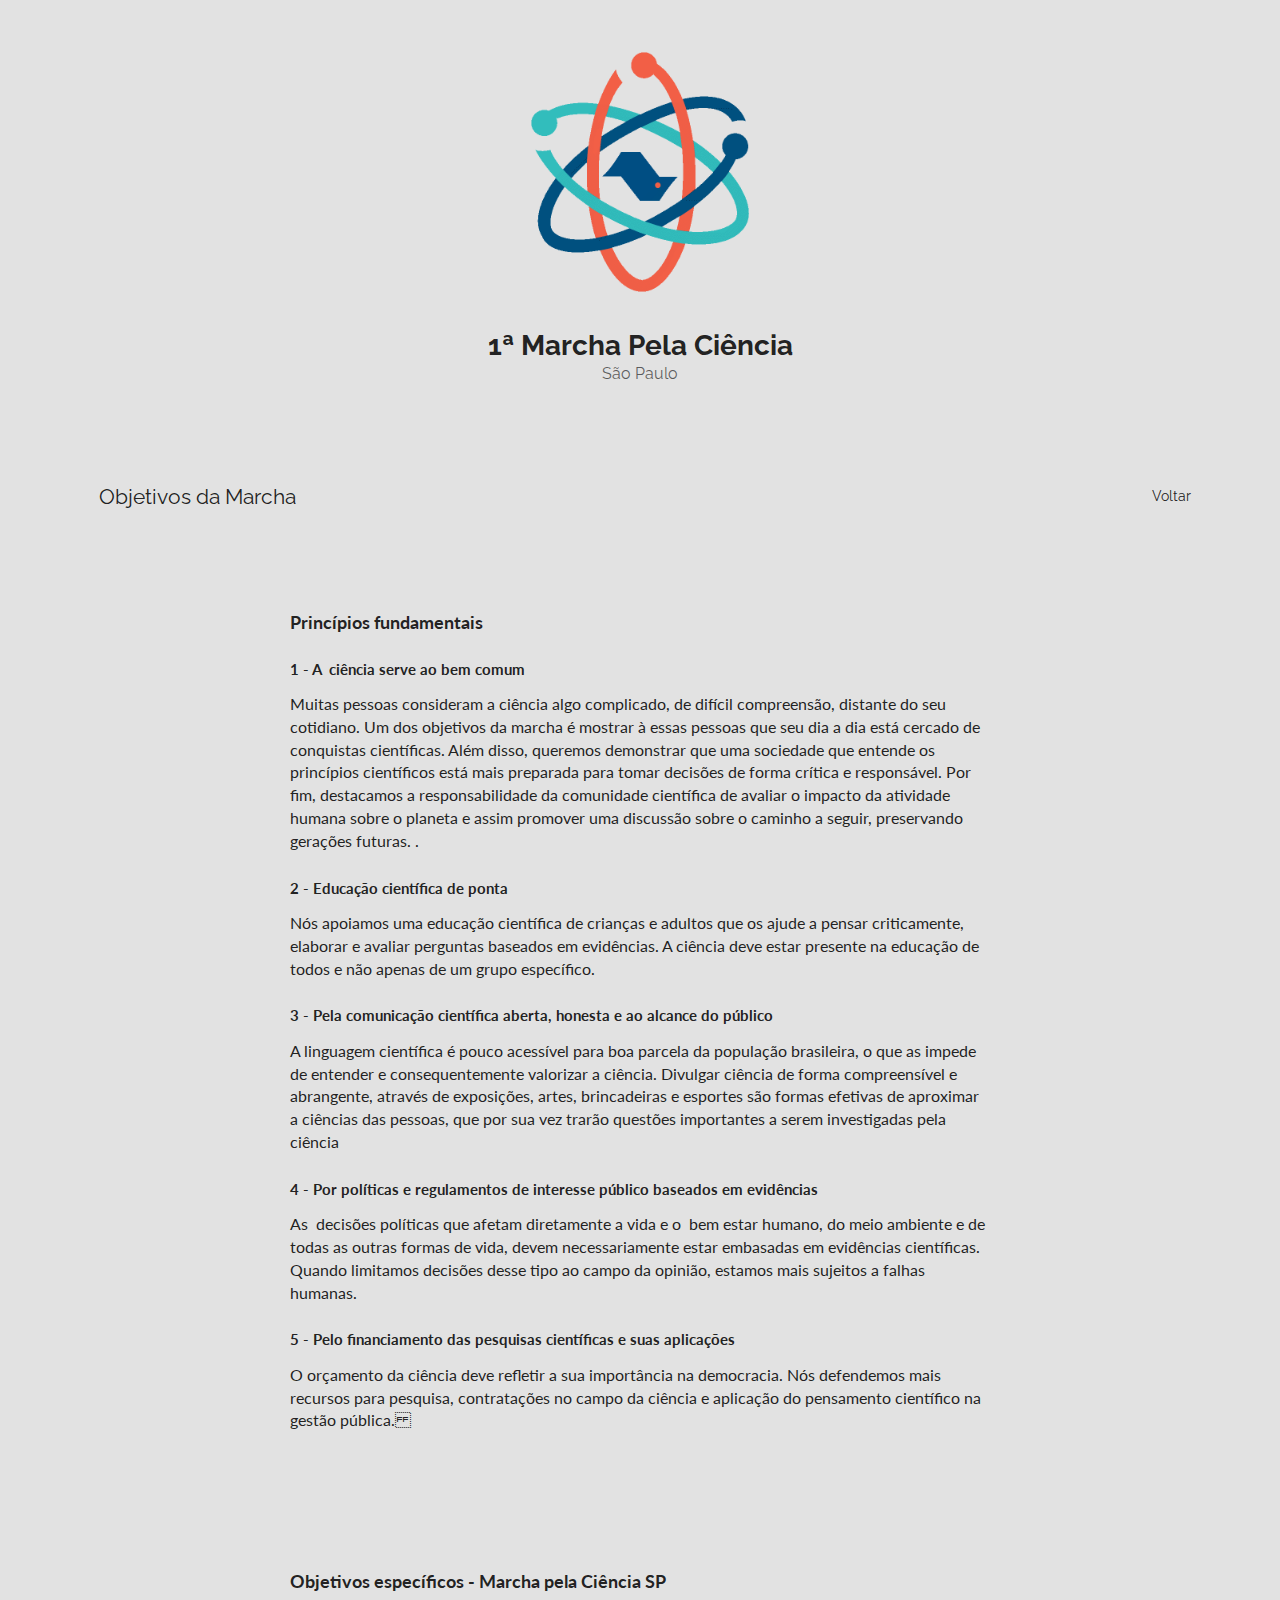
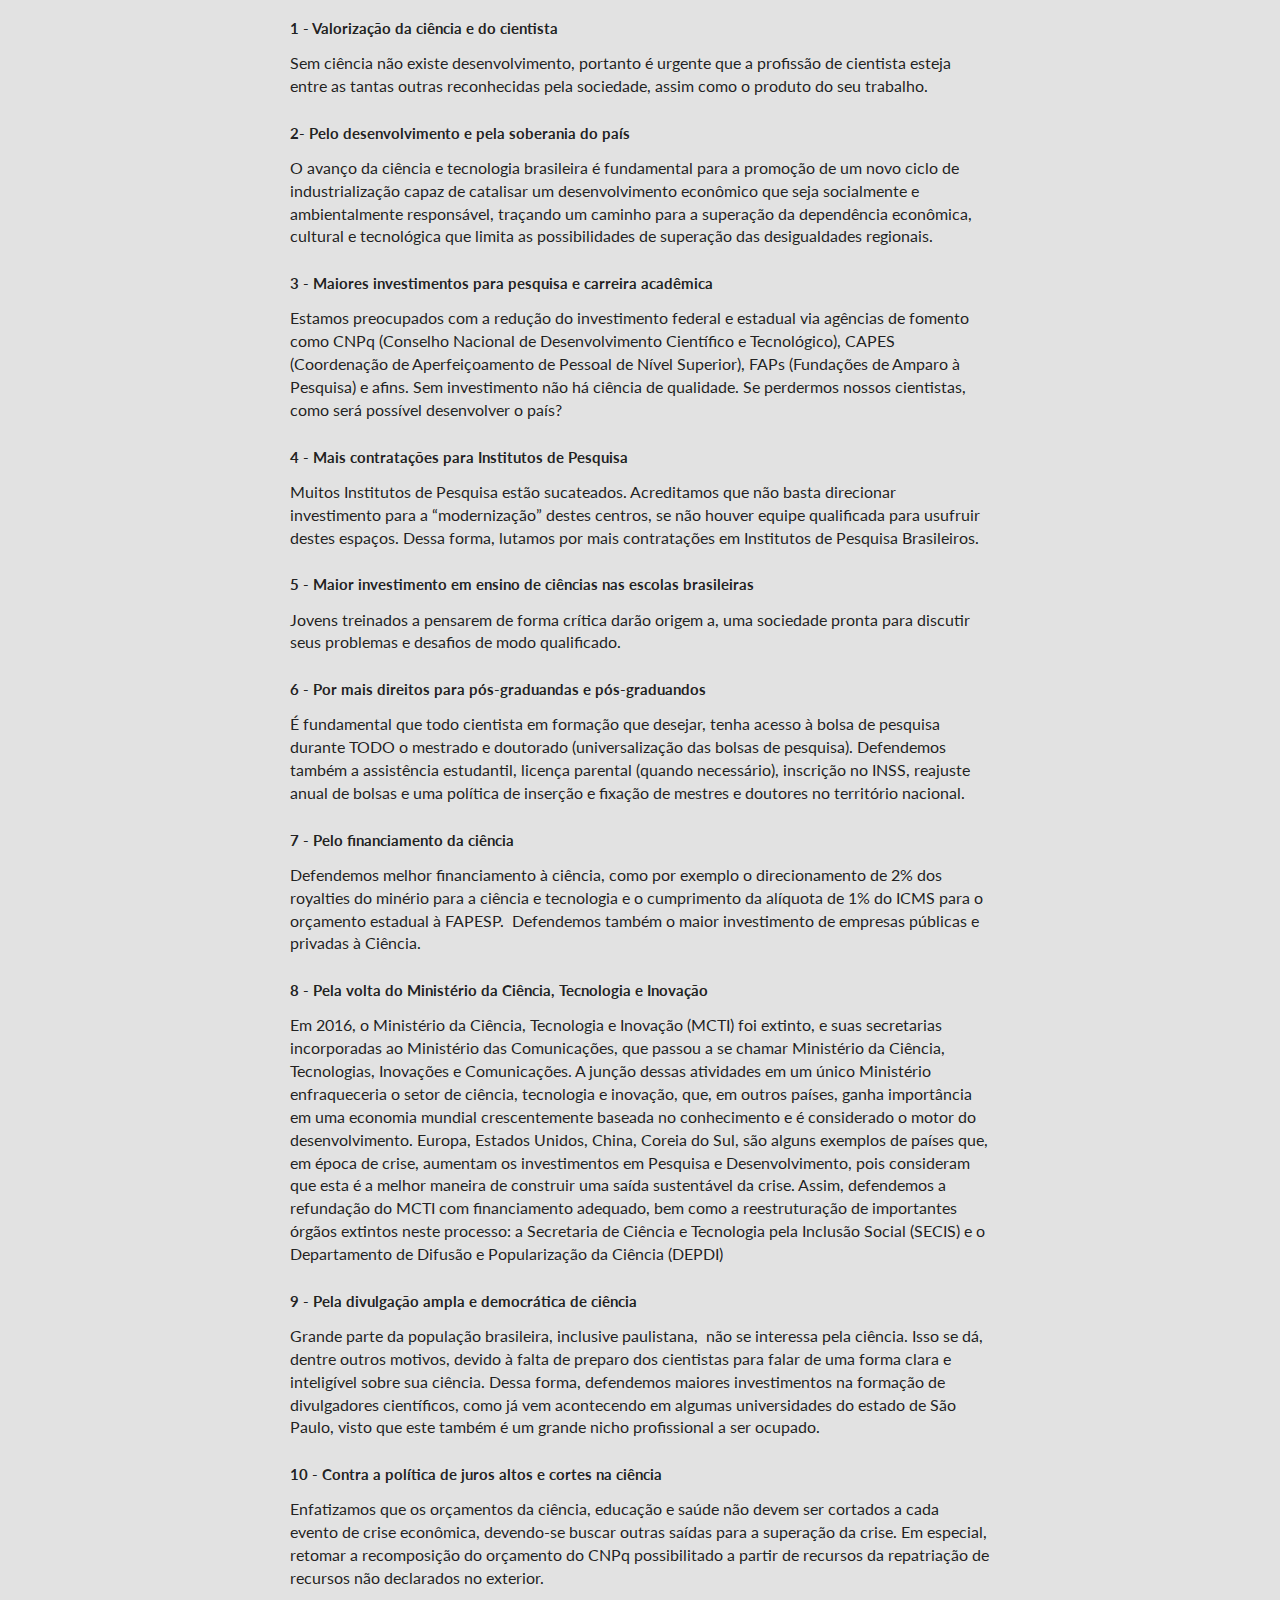
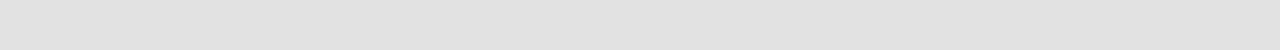
<file: objetivos.html>
<html lang="pt-BR">

<head>
  <script>
  (function(i,s,o,g,r,a,m){i['GoogleAnalyticsObject']=r;i[r]=i[r]||function(){
  (i[r].q=i[r].q||[]).push(arguments)},i[r].l=1*new Date();a=s.createElement(o),
  m=s.getElementsByTagName(o)[0];a.async=1;a.src=g;m.parentNode.insertBefore(a,m)
  })(window,document,'script','https://www.google-analytics.com/analytics.js','ga');

  ga('create', 'UA-98674575-1', 'auto');
  ga('send', 'pageview');

</script>
    <title>Objetivos</title>
    <link rel="shortcut icon" href="../img/atomo.ico" />
    <meta name="description" content="Site oficial da Marcha pela Ciência em São Paulo">


    <meta http-equiv="Content-Type" content="text/html; charset=UTF-8">
    <link rel="stylesheet" type="text/css" href="./semantic/semantic.css">
    <script src="./semantic/jquery.min.js"></script>
    <script src="./semantic/semantic.min.js"></script>
    <meta http-equiv="X-UA-Compatible" content="IE=edge,chrome=1">
    <meta name="viewport" content="width=device-width, initial-scale=1.0, maximum-scale=1.0">

    <link href="https://fonts.googleapis.com/css?family=Raleway" rel="stylesheet">

    <style type="text/css">

    .hidden.menu {
      display: none;
    }

    .masthead.segment {
      min-height: 10px;
      padding: 1em 0em;
    }
    .masthead .logo.item img {
      margin-right: 1em;
    }
    .masthead .ui.menu .ui.button {
      margin-left: 0.5em;
    }
    .masthead h1.ui.header {
      margin-top: 1em;
      margin-bottom: 1em;
      font-size: 4em;
      font-weight: normal;
    }
    .masthead h2 {
      font-size: 1.7em;
      font-weight: normal;
    }

    .ui.vertical.stripe {
      padding: 8em 0em;
    }
    .ui.vertical.stripe h3 {
      font-size: 2em;
    }
    .ui.vertical.stripe .button + h3,
    .ui.vertical.stripe p + h3 {
      margin-top: 3em;
    }
    .ui.vertical.stripe .floated.image {
      clear: both;
    }
    .ui.vertical.stripe p {
      font-size: 1.33em;
    }
    .ui.vertical.stripe .horizontal.divider {
      margin: 3em 0em;
    }

    .quote.stripe.segment {
      padding: 0em;
    }
    .quote.stripe.segment .grid .column {
      padding-top: 5em;
      padding-bottom: 5em;
    }

    .footer.segment {
      padding: 5em 0em;
    }

    .secondary.pointing.menu .toc.item {
      display: none;
    }

    @media only screen and (max-width: 700px) {
      .ui.fixed.menu {
        display: none !important;
      }
      .secondary.pointing.menu .item,
      .secondary.pointing.menu .menu {
        display: none;
      }
      .secondary.pointing.menu .toc.item {
        display: block;
      }
      .masthead.segment {
        min-height: 350px;
      }
      .masthead h1.ui.header {
        font-size: 2em;
        margin-top: 1.5em;
      }
      .masthead h2 {
        margin-top: 0.5em;
        font-size: 1.5em;
      }
    }


  </style>

  <script src="semantic/jquery.min.js"></script>
  <script src="semantic/components/visibility.js"></script>
  <script src="semantic/components/sidebar.js"></script>
  <script src="semantic/components/transition.js"></script>

  <script>
 $(document)
   .ready(function() {

     // fix menu when passed
     $('.masthead')
       .visibility({
         once: false,
         onBottomPassed: function() {
           $('.fixed.menu').transition('fade in');
         },
         onBottomPassedReverse: function() {
           $('.fixed.menu').transition('fade out');
         }
       })
     ;

     // create sidebar and attach to menu open
     $('.ui.sidebar')
       .sidebar('attach events', '.toc.item')
     ;

   })
 ;
 </script>

</head>


<body style="background:#e2e2e2">
  <section class="ui center aligned container">
    <br />
    <h1 class="ui icon header" style="font-family: 'Raleway'">
  <img class="ui image" src="./img/atomo sp.png" style="width:40%">
  <div class="content"><br />
    1ª Marcha Pela Ciência
    <div class="sub header">São Paulo</div>
  </div>
  <br><br>
</h1>
  </section>

  <section class="ui container">
    <div class="ui secondary menu" style="font-family:'Raleway'">
      <div class="item" style="font-size:1.5em">Objetivos da Marcha</div>
        <a class="ui right item" href="./index.html">
          Voltar</a></div>

          <div class="ui text container">
              <br><br>
              <h3>Princípios fundamentais</h3>
              <h4>1 - A  ciência serve ao bem comum</h4>
              <p>Muitas pessoas consideram a ciência algo complicado, de difícil compreensão, distante do seu cotidiano. Um dos objetivos da marcha é mostrar à essas pessoas que seu dia a dia está cercado de conquistas científicas. Além disso, queremos demonstrar
                  que uma sociedade que entende os princípios científicos está mais preparada para tomar decisões de forma crítica e responsável. Por fim, destacamos a responsabilidade da comunidade científica de avaliar o impacto da atividade humana sobre
                  o planeta e assim promover uma discussão sobre o caminho a seguir, preservando gerações futuras. .</p>
              <h4>2 - Educação científica de ponta</h4>
              <p>Nós apoiamos uma educação científica de crianças e adultos que os ajude a pensar criticamente, elaborar e avaliar perguntas baseados em evidências. A ciência deve estar presente na educação de todos e não apenas de um grupo específico.</p>
              <h4>3 - Pela comunicação científica aberta, honesta e ao alcance do público</h4>
              <p>A linguagem científica é pouco acessível para boa parcela da população brasileira, o que as impede de entender e consequentemente valorizar a ciência. Divulgar ciência de forma compreensível e abrangente, através de exposições, artes, brincadeiras
                  e esportes são formas efetivas de aproximar a ciências das pessoas, que por sua vez trarão questões importantes a serem investigadas pela ciência</p>
              <h4>4 - Por políticas e regulamentos de interesse público baseados em evidências</h4>
              <p>As  decisões políticas que afetam diretamente a vida e o  bem estar humano, do meio ambiente e de todas as outras formas de vida, devem necessariamente estar embasadas em evidências científicas. Quando limitamos decisões desse tipo ao campo
                  da opinião, estamos mais sujeitos a falhas humanas.</p>
              <h4>5 - Pelo financiamento das pesquisas científicas e suas aplicações</h4>
              <p>O orçamento da ciência deve refletir a sua importância na democracia. Nós defendemos mais recursos para pesquisa, contratações no campo da ciência e aplicação do pensamento científico na gestão pública.</p>
              <br><br></div>

          <div class="ui text container">


              <br><br>
              <h3>Objetivos específicos - Marcha pela Ciência SP</h3>
              <h4>1 - Valorização da ciência e do cientista</h4>
              <p>Sem ciência não existe desenvolvimento, portanto é urgente que a profissão de cientista esteja entre as tantas outras reconhecidas pela sociedade, assim como o produto do seu trabalho.</p>
              <h4>2- Pelo desenvolvimento e pela soberania do país</h4>
              <p>O avanço da ciência e tecnologia brasileira é fundamental para a promoção de um novo ciclo de industrialização capaz de catalisar um desenvolvimento econômico que seja socialmente e ambientalmente responsável, traçando um caminho para a superação
                  da dependência econômica, cultural e tecnológica que limita as possibilidades de superação das desigualdades regionais. </p>
              <h4>3 - Maiores investimentos para pesquisa e carreira acadêmica</h4>
              <p>Estamos preocupados com a redução do investimento federal e estadual via agências de fomento como CNPq (Conselho Nacional de Desenvolvimento Científico e Tecnológico), CAPES (Coordenação de Aperfeiçoamento de Pessoal de Nível Superior), FAPs
                  (Fundações de Amparo à Pesquisa) e afins. Sem investimento não há ciência de qualidade. Se perdermos nossos cientistas, como será possível desenvolver o país?</p>
              <h4>4 - Mais contratações para Institutos de Pesquisa</h4>
              <p>Muitos Institutos de Pesquisa estão sucateados. Acreditamos que não basta direcionar investimento para a “modernização” destes centros, se não houver equipe qualificada para usufruir destes espaços. Dessa forma, lutamos por mais contratações
                  em Institutos de Pesquisa Brasileiros.</p>
              <h4>5 - Maior investimento em ensino de ciências nas escolas brasileiras</h4>
              <p>Jovens treinados a pensarem de forma crítica darão origem a, uma sociedade pronta para discutir seus problemas e desafios de modo qualificado. </p>
              <h4>6 - Por mais direitos para pós-graduandas e pós-graduandos</h4>
              <p>É fundamental que todo cientista em formação que desejar, tenha acesso à bolsa de pesquisa durante TODO o mestrado e doutorado (universalização das bolsas de pesquisa). Defendemos também a assistência estudantil, licença parental (quando necessário),
                  inscrição no INSS, reajuste anual de bolsas e uma política de inserção e fixação de mestres e doutores no território nacional.</p>
              <h4>7 - Pelo financiamento da ciência</h4>
              <p>Defendemos melhor financiamento à ciência, como por exemplo o direcionamento de 2% dos royalties do minério para a ciência e tecnologia e o cumprimento da alíquota de 1% do ICMS para o orçamento estadual à FAPESP.  Defendemos também o maior
                  investimento de empresas públicas e privadas à Ciência.</p>
              <h4>8 - Pela volta do Ministério da Ciência, Tecnologia e Inovação</h4>
              <p>Em 2016, o Ministério da Ciência, Tecnologia e Inovação (MCTI) foi extinto, e suas secretarias incorporadas ao Ministério das Comunicações, que passou a se chamar Ministério da Ciência, Tecnologias, Inovações e Comunicações. A junção dessas
                  atividades em um único Ministério enfraqueceria o setor de ciência, tecnologia e inovação, que, em outros países, ganha importância em uma economia mundial crescentemente baseada no conhecimento e é considerado o motor do desenvolvimento.
                  Europa, Estados Unidos, China, Coreia do Sul, são alguns exemplos de países que, em época de crise, aumentam os investimentos em Pesquisa e Desenvolvimento, pois consideram que esta é a melhor maneira de construir uma saída sustentável
                  da crise. Assim, defendemos a refundação do MCTI com financiamento adequado, bem como a reestruturação de importantes órgãos extintos neste processo: a Secretaria de Ciência e Tecnologia pela Inclusão Social (SECIS) e o Departamento de
                  Difusão e Popularização da Ciência (DEPDI) </p>
              <h4>9 - Pela divulgação ampla e democrática de ciência</h4>
              <p>Grande parte da população brasileira, inclusive paulistana,  não se interessa pela ciência. Isso se dá, dentre outros motivos, devido à falta de preparo dos cientistas para falar de uma forma clara e inteligível sobre sua ciência. Dessa forma,
                  defendemos maiores investimentos na formação de divulgadores científicos, como já vem acontecendo em algumas universidades do estado de São Paulo, visto que este também é um grande nicho profissional a ser ocupado. </p>
              <h4>10 - Contra a política de juros altos e cortes na ciência</h4>
              <p>Enfatizamos que os orçamentos da ciência, educação e saúde não devem ser cortados a cada evento de crise econômica, devendo-se buscar outras saídas para a superação da crise. Em especial, retomar a recomposição do orçamento do CNPq possibilitado
                  a partir de recursos da repatriação de recursos não declarados no exterior.</p>
          </div>
          <br><br><br>




      <div class="ui basic segment" style="width:100%" hidden="" id="social">
          <div class="content">
            <div class="ui animated relaxed list">
              <a class="item" style="color:grey" href="https://www.facebook.com/marchapelacienciasp/" target="_blank">
                <i class="facebook icon"></i>
                Facebook
              </a>
              <a class="item" style="color:grey" href="https://twitter.com/marchacienciasp" target="_blank">
                <i class="twitter icon"></i>
                Twitter
              </a>
              <a class="item" style="color:grey" href="https://www.instagram.com/marchapelacienciasp/" target="_blank">
                <i class="instagram icon"></i>
                Instagram
              </a>
            </div>
            <div class="ui list">
              <div class="item" style="color:grey;font-size:0.93em">
                marchapelacienciasp@gmail.com
              </div>
            </div>
            <br />
          </div>
        </div>
      </div>
    </div>
  </section>
  <script>
      setTimeout(function(){
        $("#social").transition("fade")
    }, 700);
  </script>
  <script>
  function fechar(){close();}
  </script>
</body>

</html>
</file>
